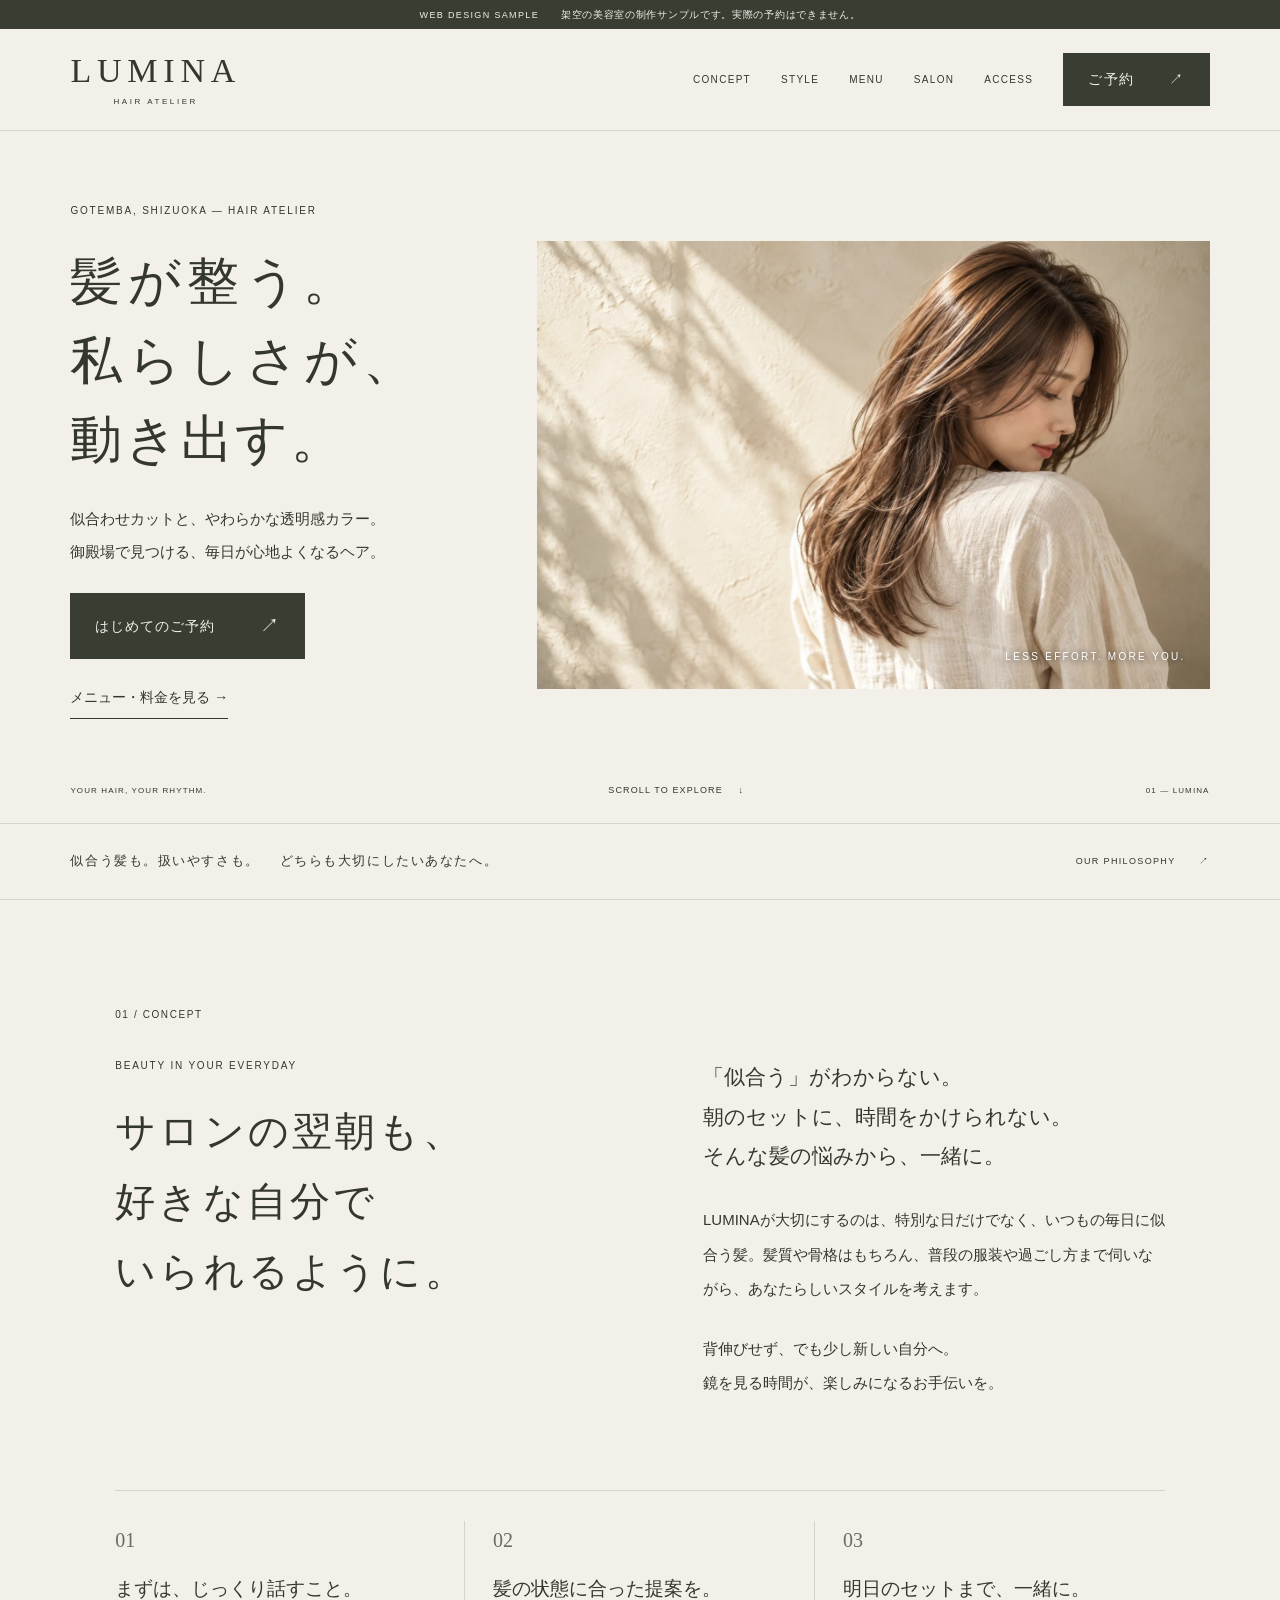
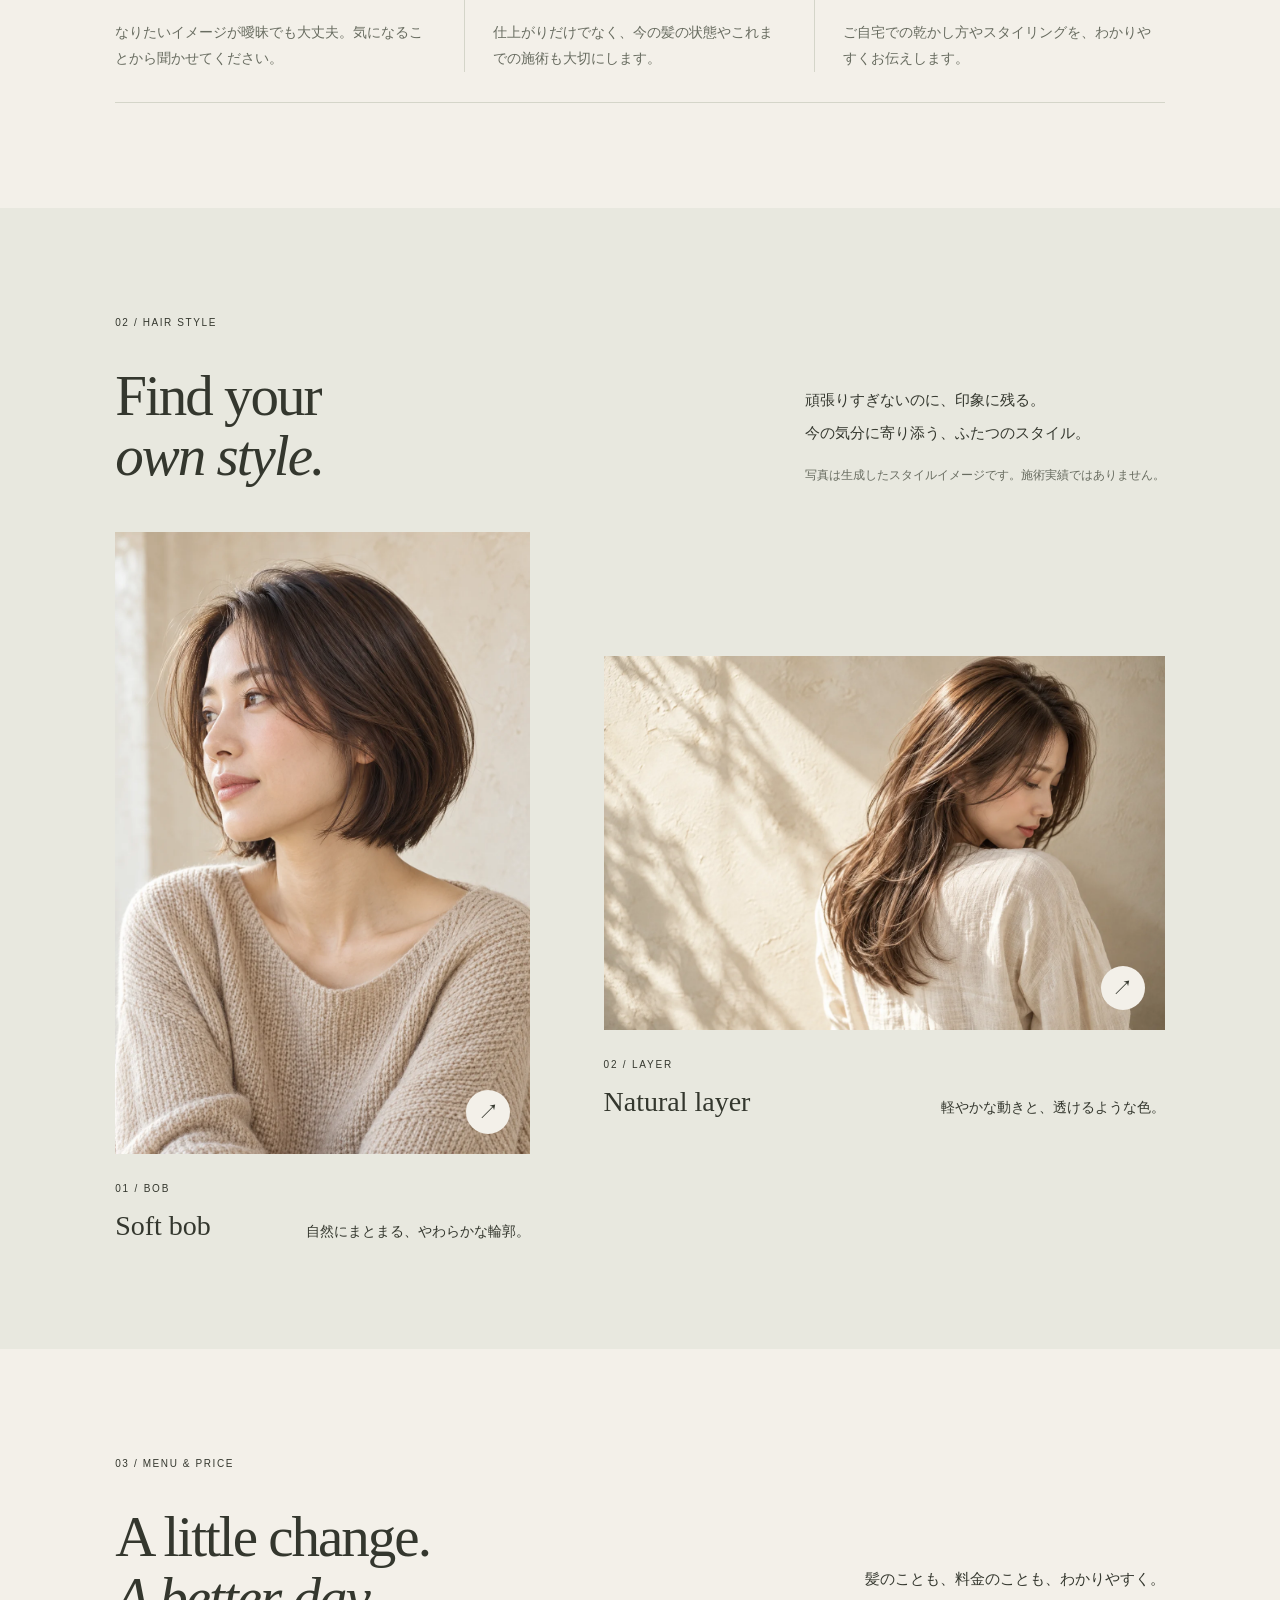
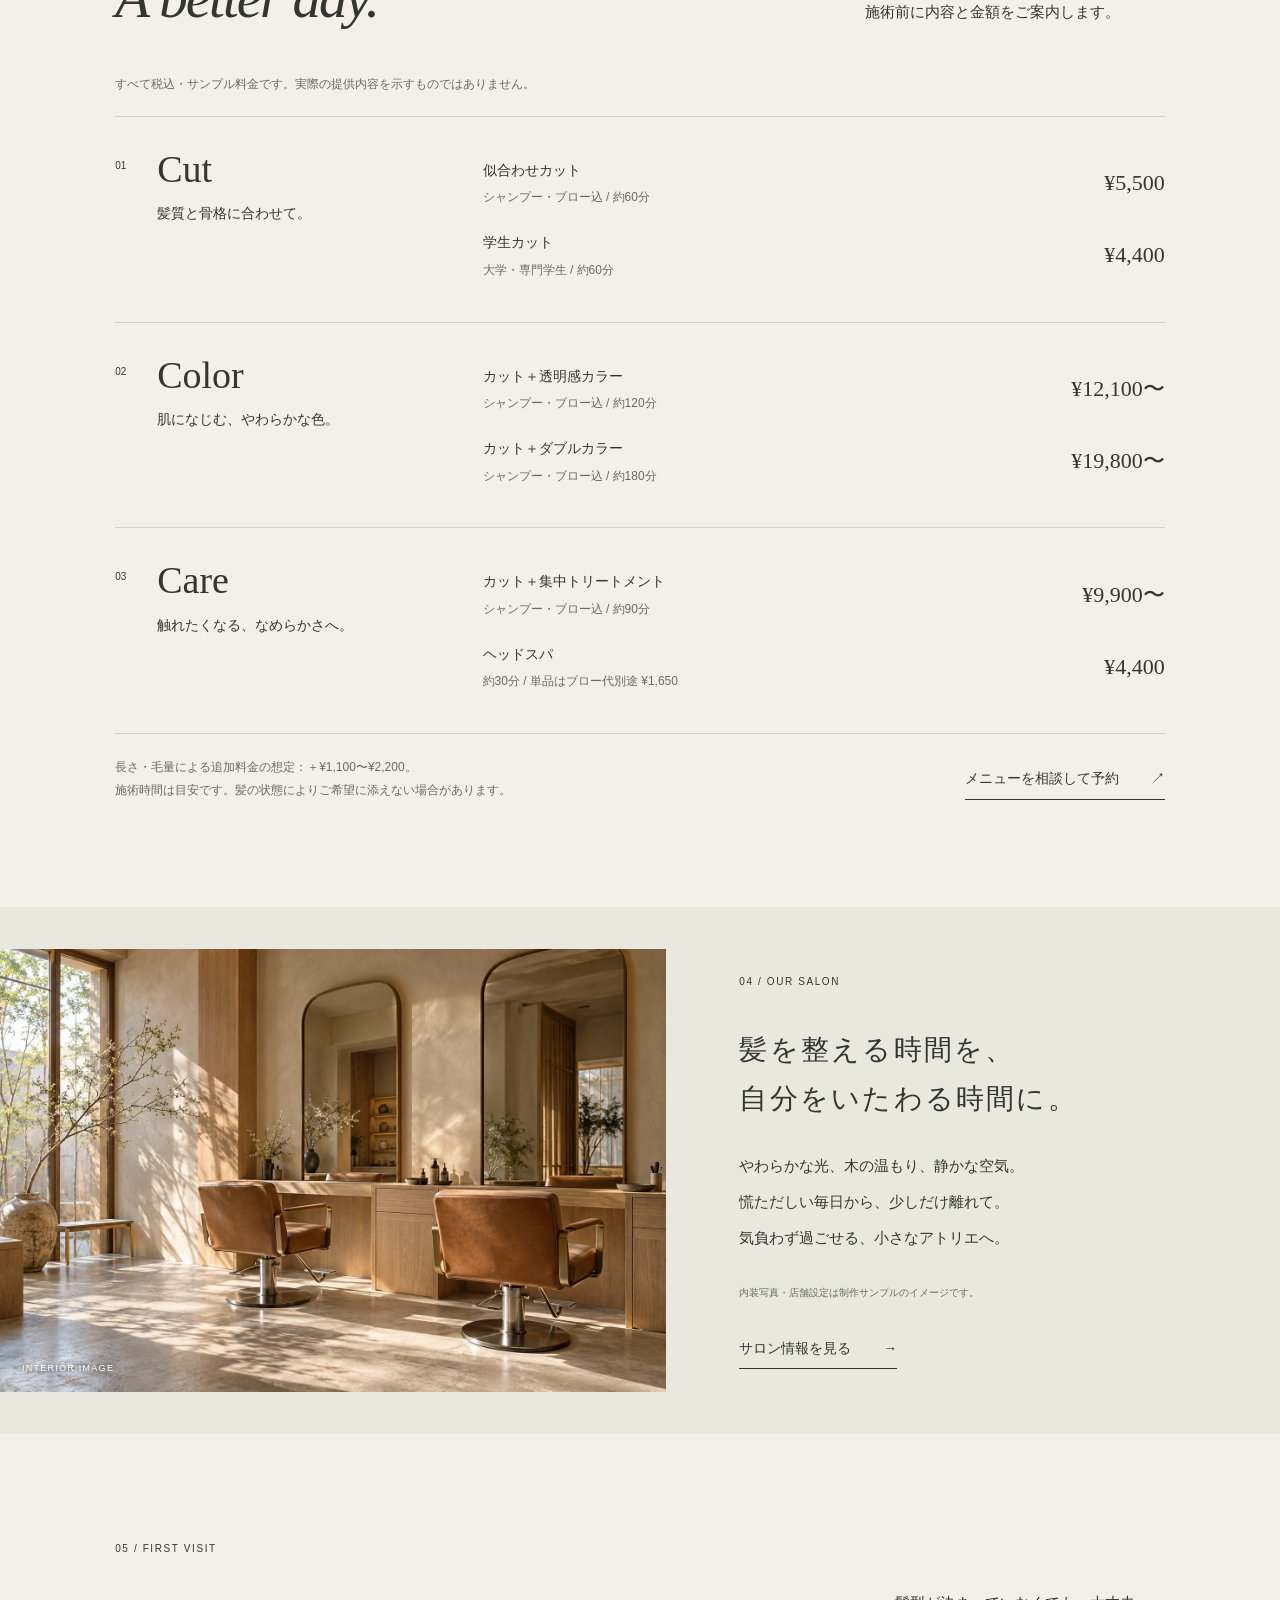
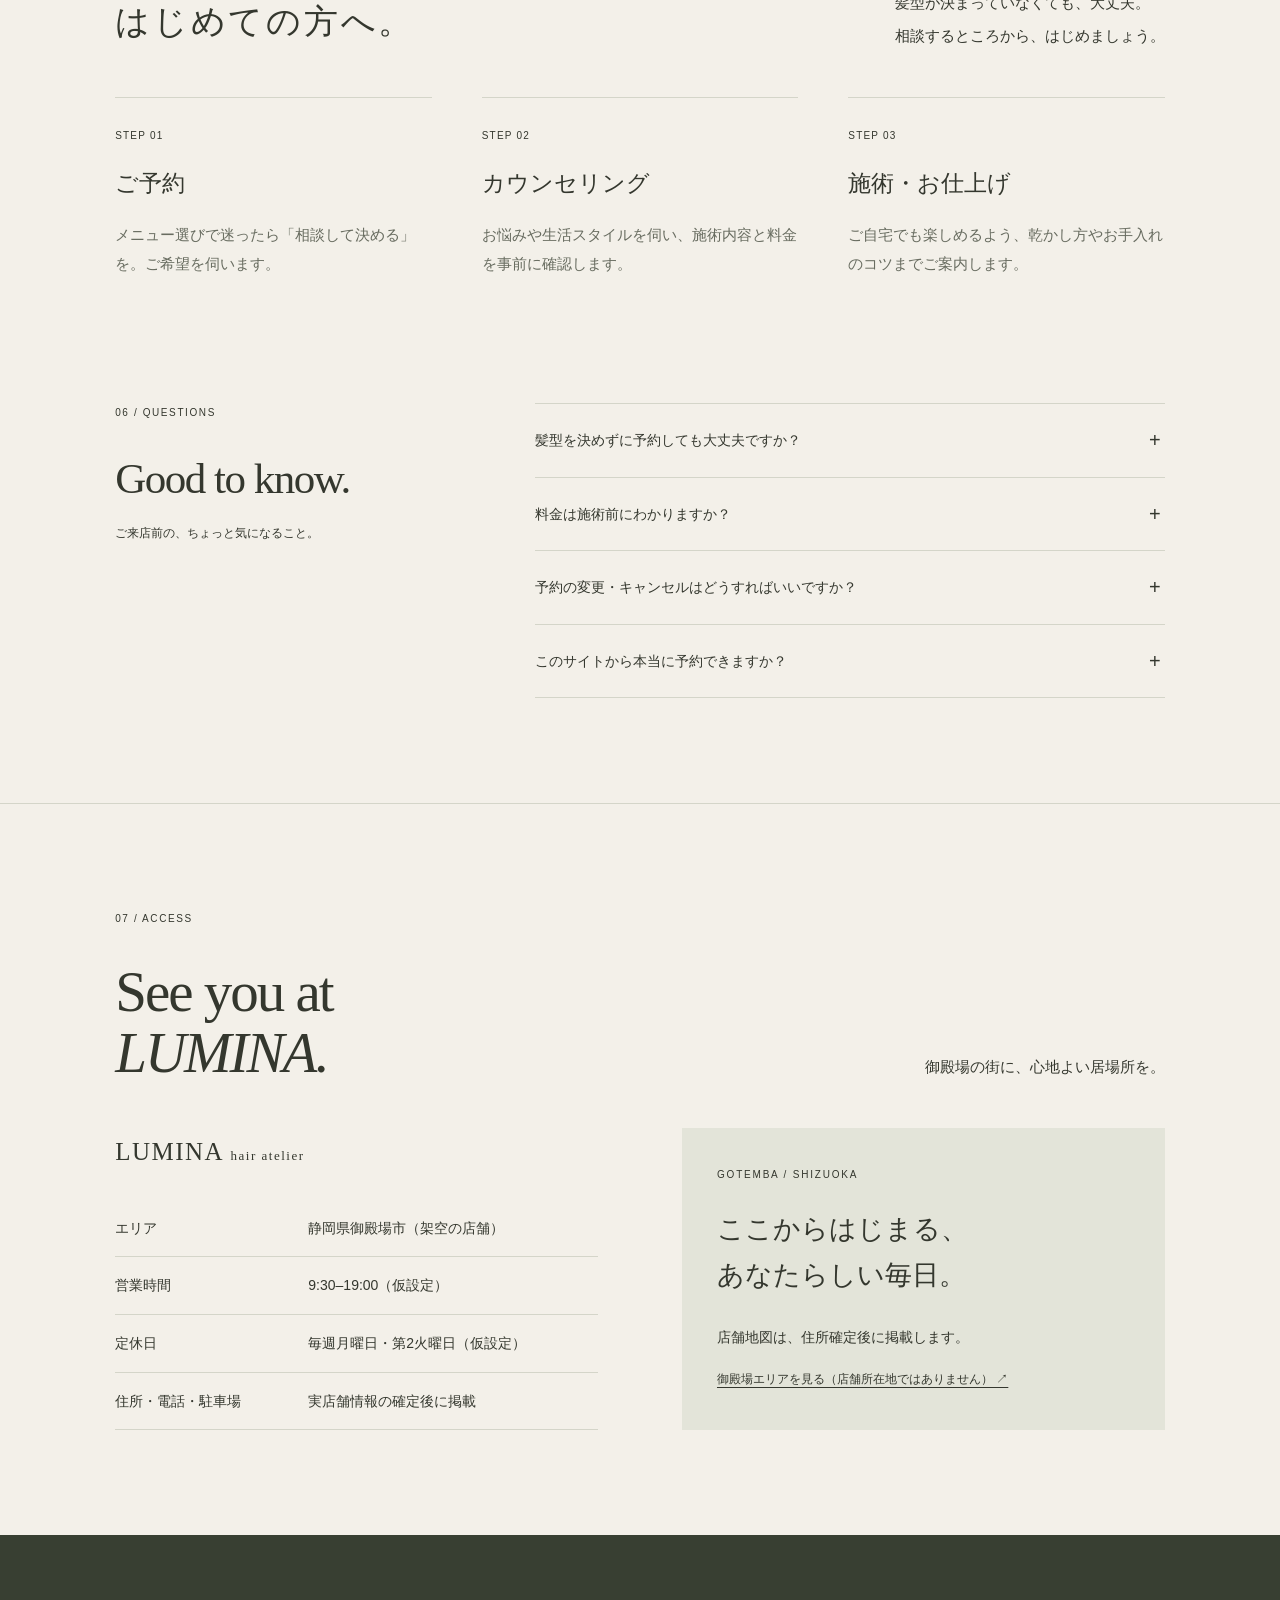
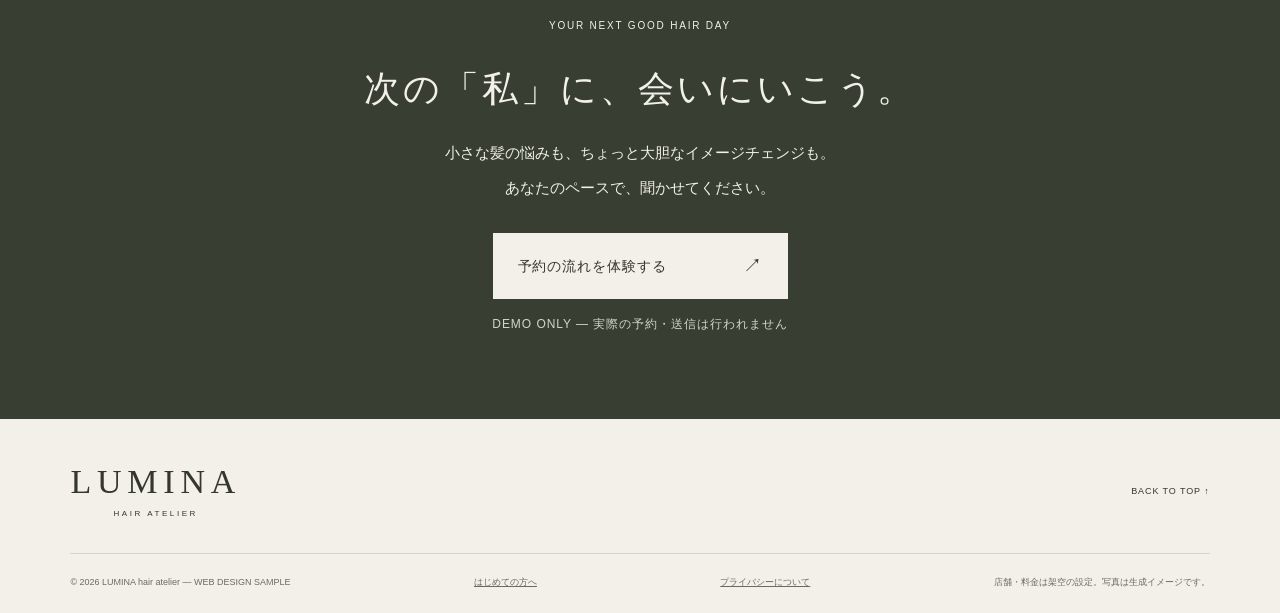
<file: index.html>
<!doctype html>
<html lang="ja">
<head>
<meta charset="utf-8">
<meta name="viewport" content="width=device-width, initial-scale=1">
<title>LUMINA hair atelier｜御殿場の美容室・サンプルサイト</title>
<meta name="description" content="御殿場の美容室を想定したLUMINA hair atelierの制作サンプル。似合わせカット、透明感カラー、ヘアケアを、写真と料金からご覧いただけます。">
<meta name="robots" content="noindex, follow">
<meta name="theme-color" content="#f3f0e9">
<link rel="canonical" href="https://taikiyamakado-hash.github.io/salon-sample-site/">
<meta property="og:title" content="LUMINA hair atelier｜私らしく、心地よく。">
<meta property="og:description" content="似合わせカットと透明感カラー。御殿場の美容室を想定したWeb制作サンプルです。">
<meta property="og:type" content="website">
<meta property="og:locale" content="ja_JP">
<meta property="og:url" content="https://taikiyamakado-hash.github.io/salon-sample-site/">
<link rel="icon" type="image/svg+xml" href="assets/favicon.svg">
<link rel="stylesheet" href="styles.css?v=20261007-photo2">
<script src="script.js" defer>
</script>
</head>
<body id="top">
<a class="skip-link" href="#main">本文へスキップ</a>
<div class="sample-banner">WEB DESIGN SAMPLE <span>架空の美容室の制作サンプルです。実際の予約はできません。</span>
</div>
<header class="header">
<a class="brand" href="#top" aria-label="LUMINA トップへ">LUMINA<span>HAIR ATELIER</span>
</a>
<button class="menu-toggle" aria-controls="nav" aria-expanded="false" type="button">
<span class="menu-icon">
</span>
<span class="toggle-label">MENU</span>
</button>
<nav id="nav" aria-label="メインメニュー">
<a href="#concept">CONCEPT</a>
<a href="#style">STYLE</a>
<a href="#menu">MENU</a>
<a href="#salon">SALON</a>
<a href="#access">ACCESS</a>
<a class="nav-reserve" href="#reserve">ご予約 <span>↗</span>
</a>
</nav>
</header>
<main id="main">
<section class="hero" aria-labelledby="hero-title">
<div class="hero-copy">
<p class="eyebrow">GOTEMBA, SHIZUOKA — HAIR ATELIER</p>
<h1 id="hero-title">髪が整う。<br>私らしさが、<br>
<span>動き出す。</span>
</h1>
<p class="hero-lead">似合わせカットと、やわらかな透明感カラー。<br>御殿場で見つける、毎日が心地よくなるヘア。</p>
<a class="button dark" href="#reserve">はじめてのご予約 <span>↗</span>
</a>
<a class="text-link" href="#menu">メニュー・料金を見る <span>→</span>
</a>
</div>
<figure class="hero-photo">
<img src="assets/hero.webp" width="1536" height="1024" alt="やわらかな光に映えるブラウンのレイヤーヘアのイメージ" fetchpriority="high">
<figcaption>LESS EFFORT. MORE YOU.</figcaption>
</figure>
<div class="hero-bottom">
<span>YOUR HAIR, YOUR RHYTHM.</span>
<a href="#concept">SCROLL TO EXPLORE <span>↓</span>
</a>
<span>01 — LUMINA</span>
</div>
</section>
<div class="intro-strip">
<p>似合う髪も。扱いやすさも。<span>どちらも大切にしたいあなたへ。</span>
</p>
<a href="#concept">OUR PHILOSOPHY <span>↗</span>
</a>
</div>
<section class="concept section" id="concept">
<div class="section-index">01 / CONCEPT</div>
<div class="concept-layout">
<div>
<p class="eyebrow">BEAUTY IN YOUR EVERYDAY</p>
<h2>サロンの翌朝も、<br>好きな自分で<br>いられるように。</h2>
</div>
<div class="concept-body">
<p class="large-copy">「似合う」がわからない。<br>朝のセットに、時間をかけられない。<br>そんな髪の悩みから、一緒に。</p>
<p>LUMINAが大切にするのは、特別な日だけでなく、いつもの毎日に似合う髪。髪質や骨格はもちろん、普段の服装や過ごし方まで伺いながら、あなたらしいスタイルを考えます。</p>
<p>背伸びせず、でも少し新しい自分へ。<br>鏡を見る時間が、楽しみになるお手伝いを。</p>
</div>
</div>
<div class="values">
<article>
<span>01</span>
<h3>まずは、じっくり話すこと。</h3>
<p>なりたいイメージが曖昧でも大丈夫。気になることから聞かせてください。</p>
</article>
<article>
<span>02</span>
<h3>髪の状態に合った提案を。</h3>
<p>仕上がりだけでなく、今の髪の状態やこれまでの施術も大切にします。</p>
</article>
<article>
<span>03</span>
<h3>明日のセットまで、一緒に。</h3>
<p>ご自宅での乾かし方やスタイリングを、わかりやすくお伝えします。</p>
</article>
</div>
</section>
<section class="styles section" id="style">
<div class="section-heading">
<div>
<div class="section-index">02 / HAIR STYLE</div>
<h2 class="english-title">Find your<br>
<i>own style.</i>
</h2>
</div>
<div>
<p>頑張りすぎないのに、印象に残る。<br>今の気分に寄り添う、ふたつのスタイル。</p>
<span class="small-note">写真は生成したスタイルイメージです。施術実績ではありません。</span>
</div>
</div>
<div class="style-grid">
<article class="style-card">
<button class="style-open" data-style="bob" aria-label="Soft bobの詳細を見る">
<img src="assets/bob.webp" alt="丸みのあるシルエットのダークブラウンボブ" loading="lazy" width="1024" height="1536">
<span class="round-arrow">↗</span>
</button>
<div class="style-caption">
<div>
<span class="eyebrow">01 / BOB</span>
<h3>Soft bob</h3>
</div>
<p>自然にまとまる、やわらかな輪郭。</p>
</div>
</article>
<article class="style-card offset">
<button class="style-open" data-style="layer" aria-label="Natural layerの詳細を見る">
<img src="assets/hero.webp" alt="毛先に動きをつけたブラウンのレイヤースタイル" loading="lazy" width="1536" height="1024">
<span class="round-arrow">↗</span>
</button>
<div class="style-caption">
<div>
<span class="eyebrow">02 / LAYER</span>
<h3>Natural layer</h3>
</div>
<p>軽やかな動きと、透けるような色。</p>
</div>
</article>
</div>
</section>
<section class="menus section" id="menu">
<div class="section-heading">
<div>
<div class="section-index">03 / MENU & PRICE</div>
<h2 class="english-title">A little change.<br>
<i>A better day.</i>
</h2>
</div>
<p>髪のことも、料金のことも、わかりやすく。<br>施術前に内容と金額をご案内します。</p>
</div>
<p class="menu-note">すべて税込・サンプル料金です。実際の提供内容を示すものではありません。</p>
<div class="menu-list">
<article>
<div class="menu-category">
<span>01</span>
<h3>Cut</h3>
<p>髪質と骨格に合わせて。</p>
</div>
<dl>
<div>
<dt>似合わせカット <small>シャンプー・ブロー込 / 約60分</small>
</dt>
<dd>¥5,500</dd>
</div>
<div>
<dt>学生カット <small>大学・専門学生 / 約60分</small>
</dt>
<dd>¥4,400</dd>
</div>
</dl>
</article>
<article>
<div class="menu-category">
<span>02</span>
<h3>Color</h3>
<p>肌になじむ、やわらかな色。</p>
</div>
<dl>
<div>
<dt>カット＋透明感カラー <small>シャンプー・ブロー込 / 約120分</small>
</dt>
<dd>¥12,100〜</dd>
</div>
<div>
<dt>カット＋ダブルカラー <small>シャンプー・ブロー込 / 約180分</small>
</dt>
<dd>¥19,800〜</dd>
</div>
</dl>
</article>
<article>
<div class="menu-category">
<span>03</span>
<h3>Care</h3>
<p>触れたくなる、なめらかさへ。</p>
</div>
<dl>
<div>
<dt>カット＋集中トリートメント <small>シャンプー・ブロー込 / 約90分</small>
</dt>
<dd>¥9,900〜</dd>
</div>
<div>
<dt>ヘッドスパ <small>約30分 / 単品はブロー代別途 ¥1,650</small>
</dt>
<dd>¥4,400</dd>
</div>
</dl>
</article>
</div>
<div class="menu-foot">
<p>長さ・毛量による追加料金の想定：＋¥1,100〜¥2,200。<br>施術時間は目安です。髪の状態によりご希望に添えない場合があります。</p>
<a class="text-link" href="#reserve">メニューを相談して予約 <span>↗</span>
</a>
</div>
</section>
<section class="salon" id="salon">
<figure>
<img src="assets/salon.webp" alt="木の質感と自然光を取り入れたサロンの内装イメージ" loading="lazy" width="1536" height="1024">
<figcaption>INTERIOR IMAGE</figcaption>
</figure>
<div class="salon-copy">
<div class="section-index">04 / OUR SALON</div>
<h2>髪を整える時間を、<br>自分をいたわる時間に。</h2>
<p>やわらかな光、木の温もり、静かな空気。<br>慌ただしい毎日から、少しだけ離れて。<br>気負わず過ごせる、小さなアトリエへ。</p>
<p class="small-note">内装写真・店舗設定は制作サンプルのイメージです。</p>
<a class="text-link" href="#access">サロン情報を見る <span>→</span>
</a>
</div>
</section>
<section class="section first-visit" id="first-visit">
<div class="section-heading">
<div>
<div class="section-index">05 / FIRST VISIT</div>
<h2>はじめての方へ。</h2>
</div>
<p>髪型が決まっていなくても、大丈夫。<br>相談するところから、はじめましょう。</p>
</div>
<ol class="steps">
<li>
<span>STEP 01</span>
<h3>ご予約</h3>
<p>メニュー選びで迷ったら「相談して決める」を。ご希望を伺います。</p>
</li>
<li>
<span>STEP 02</span>
<h3>カウンセリング</h3>
<p>お悩みや生活スタイルを伺い、施術内容と料金を事前に確認します。</p>
</li>
<li>
<span>STEP 03</span>
<h3>施術・お仕上げ</h3>
<p>ご自宅でも楽しめるよう、乾かし方やお手入れのコツまでご案内します。</p>
</li>
</ol>
</section>
<section class="section faq" id="faq">
<div>
<div class="section-index">06 / QUESTIONS</div>
<h2 class="english-title">Good to know.</h2>
<p>ご来店前の、ちょっと気になること。</p>
</div>
<div class="faq-list">
<details>
<summary>髪型を決めずに予約しても大丈夫ですか？</summary>
<p>はい。なりたい雰囲気や、今の髪で気になることから一緒に考えます。参考写真があればお持ちください。</p>
</details>
<details>
<summary>料金は施術前にわかりますか？</summary>
<p>カウンセリングで施術内容・追加料金を含む総額をお伝えする想定です。掲載料金はこのサンプルの仮設定です。</p>
</details>
<details>
<summary>予約の変更・キャンセルはどうすればいいですか？</summary>
<p>実店舗では予約サービスやお電話でのご連絡をご案内します。このサンプルでは予約・変更・キャンセルの受付は行っていません。</p>
</details>
<details>
<summary>このサイトから本当に予約できますか？</summary>
<p>本サイトは架空の美容室の制作サンプルです。予約ボタンから操作を体験できますが、情報の送信や実際の予約は行われません。</p>
</details>
</div>
</section>
<section class="section access" id="access">
<div class="section-heading">
<div>
<div class="section-index">07 / ACCESS</div>
<h2 class="english-title">See you at<br>
<i>LUMINA.</i>
</h2>
</div>
<p>御殿場の街に、心地よい居場所を。</p>
</div>
<div class="access-layout">
<div>
<h3>LUMINA <span>hair atelier</span>
</h3>
<dl>
<div>
<dt>エリア</dt>
<dd>静岡県御殿場市（架空の店舗）</dd>
</div>
<div>
<dt>営業時間</dt>
<dd>9:30–19:00（仮設定）</dd>
</div>
<div>
<dt>定休日</dt>
<dd>毎週月曜日・第2火曜日（仮設定）</dd>
</div>
<div>
<dt>住所・電話・駐車場</dt>
<dd>実店舗情報の確定後に掲載</dd>
</div>
</dl>
</div>
<div class="access-card">
<span class="eyebrow">GOTEMBA / SHIZUOKA</span>
<p>ここからはじまる、<br>あなたらしい毎日。</p>
<span>店舗地図は、住所確定後に掲載します。</span>
<a href="https://www.google.com/maps/search/?api=1&query=%E9%9D%99%E5%B2%A1%E7%9C%8C%E5%BE%A1%E6%AE%BF%E5%A0%B4%E5%B8%82" target="_blank" rel="noopener noreferrer">御殿場エリアを見る（店舗所在地ではありません） ↗</a>
</div>
</div>
</section>
<section class="reserve" id="reserve">
<p class="eyebrow">YOUR NEXT GOOD HAIR DAY</p>
<h2>次の「私」に、会いにいこう。</h2>
<p>小さな髪の悩みも、ちょっと大胆なイメージチェンジも。<br>あなたのペースで、聞かせてください。</p>
<button class="button light" type="button" data-reserve>予約の流れを体験する <span>↗</span>
</button>
<span class="reserve-note">DEMO ONLY — 実際の予約・送信は行われません</span>
</section>
</main>
<footer>
<div class="footer-top">
<a class="brand" href="#top">LUMINA<span>HAIR ATELIER</span>
</a>
<a href="#top">BACK TO TOP ↑</a>
</div>
<div class="footer-bottom">
<p>© 2026 LUMINA hair atelier — WEB DESIGN SAMPLE</p>
<a href="lp.html">はじめての方へ</a>
<a href="privacy.html">プライバシーについて</a>
<p>店舗・料金は架空の設定。写真は生成イメージです。</p>
</div>
</footer>
<div class="mobile-cta">
<a href="#menu">メニュー・料金</a>
<button type="button" data-reserve>予約体験 <span>↗</span>
</button>
</div>
<dialog id="booking-dialog" aria-labelledby="booking-title">
<button class="dialog-close" aria-label="閉じる" type="button">×</button>
<p class="eyebrow">RESERVATION DEMO</p>
<h2 id="booking-title">ご希望をお聞かせください。</h2>
<p>操作体験用です。お名前・連絡先は不要です。<br>入力内容は保存・送信されません。</p>
<form id="booking-form">
<label for="service">ご希望のメニュー</label>
<select id="service" required>
<option value="">選択してください</option>
<option>相談して決める</option>
<option>似合わせカット</option>
<option>カット＋透明感カラー</option>
<option>カット＋ダブルカラー</option>
<option>カット＋集中トリートメント</option>
<option>ヘッドスパ</option>
</select>
<label for="visit-date">ご希望日</label>
<input id="visit-date" type="date" required>
<label for="visit-time">ご希望の時間帯</label>
<select id="visit-time" required>
<option value="">選択してください</option>
<option>午前（9:30〜12:00）</option>
<option>午後（12:00〜16:00）</option>
<option>夕方（16:00〜19:00）</option>
</select>
<button class="button dark" type="submit">選択内容を確認する <span>→</span>
</button>
</form>
<div id="booking-result" hidden aria-live="polite">
<h3>予約体験が完了しました。</h3>
<p id="booking-summary">
</p>
<p>
<strong>実際の予約は成立していません。</strong>
<br>実店舗では、この先を予約サービスと連携します。</p>
<button class="button dark" type="button" id="booking-back">選び直す <span>↶</span>
</button>
</div>
</dialog>
<dialog id="style-dialog" aria-labelledby="style-title">
<button class="dialog-close" aria-label="閉じる" type="button">×</button>
<p class="eyebrow">STYLE NOTES / IMAGE</p>
<h2 id="style-title">
</h2>
<p id="style-description">
</p>
<p class="small-note">生成したイメージです。髪質によって仕上がりは異なります。</p>
<a class="button dark" href="#menu" id="style-menu">メニューを見る <span>→</span>
</a>
</dialog>
</body>
</html>
</file>
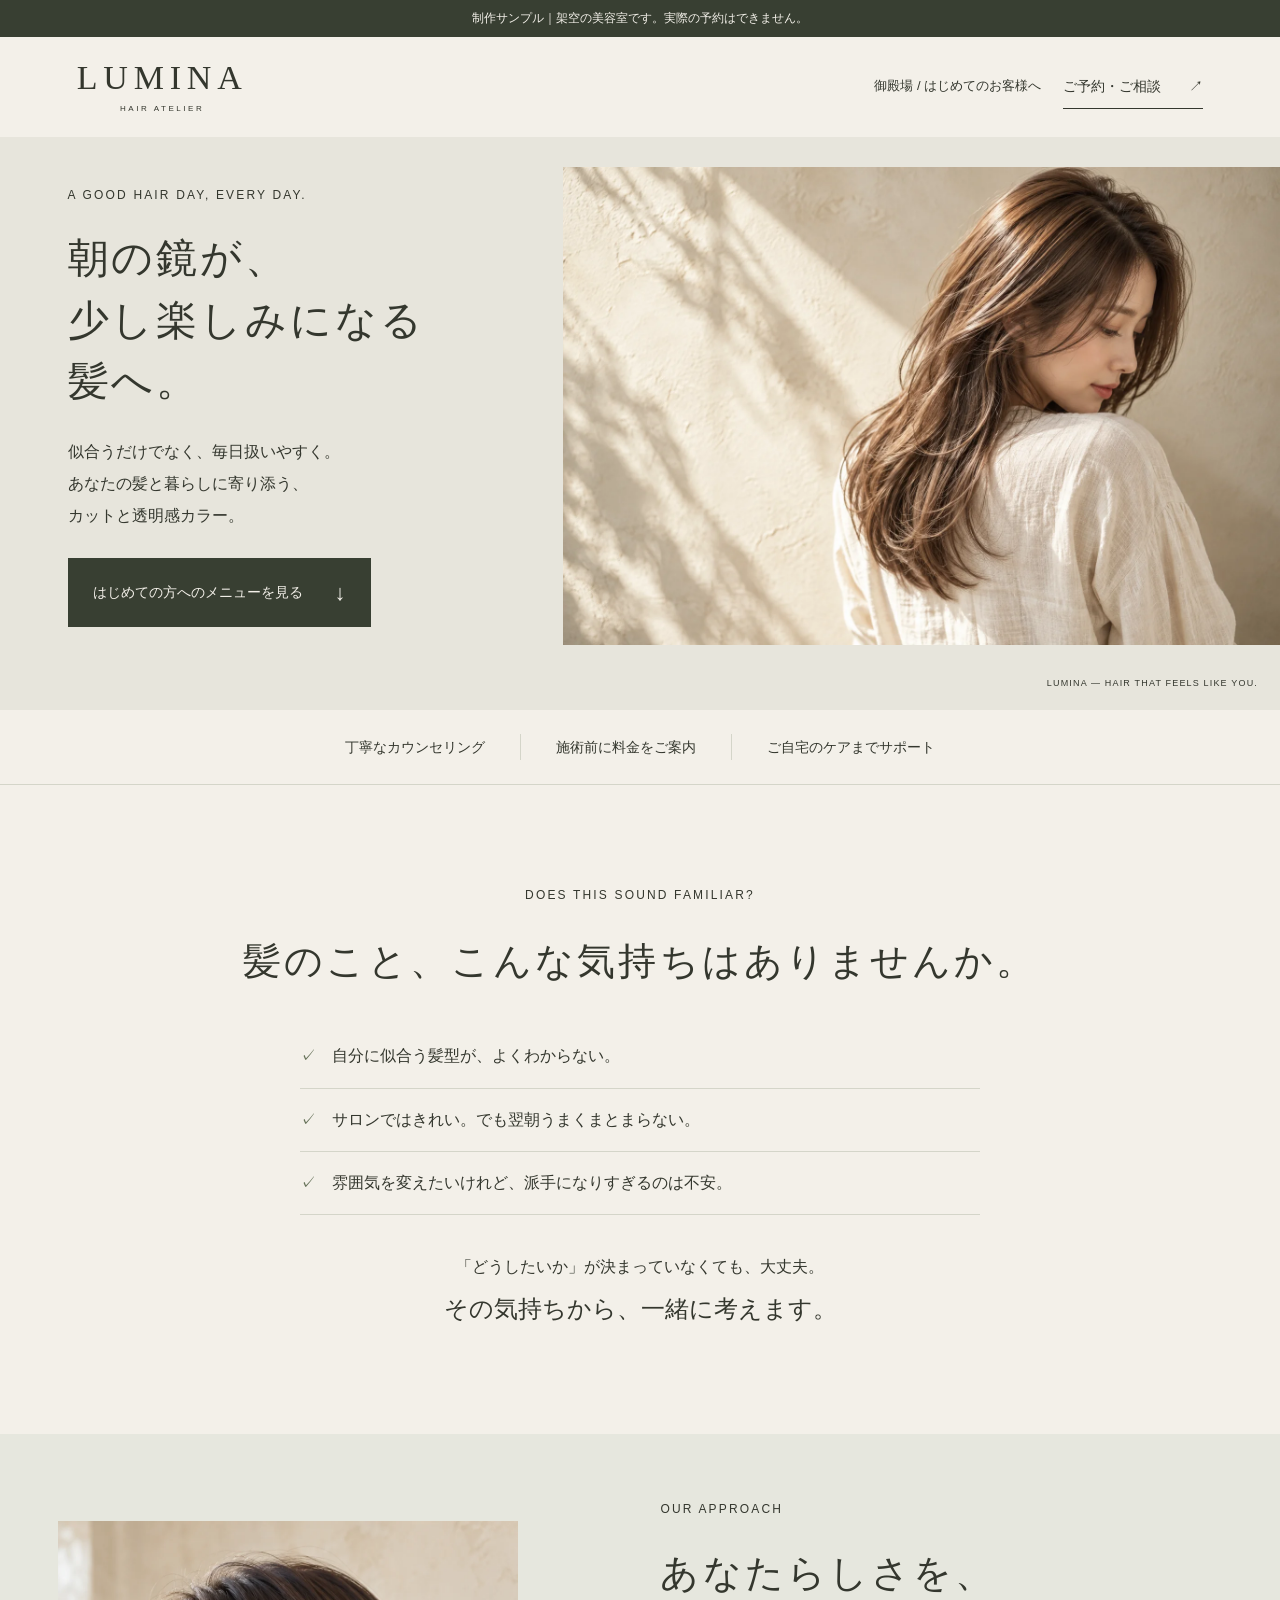
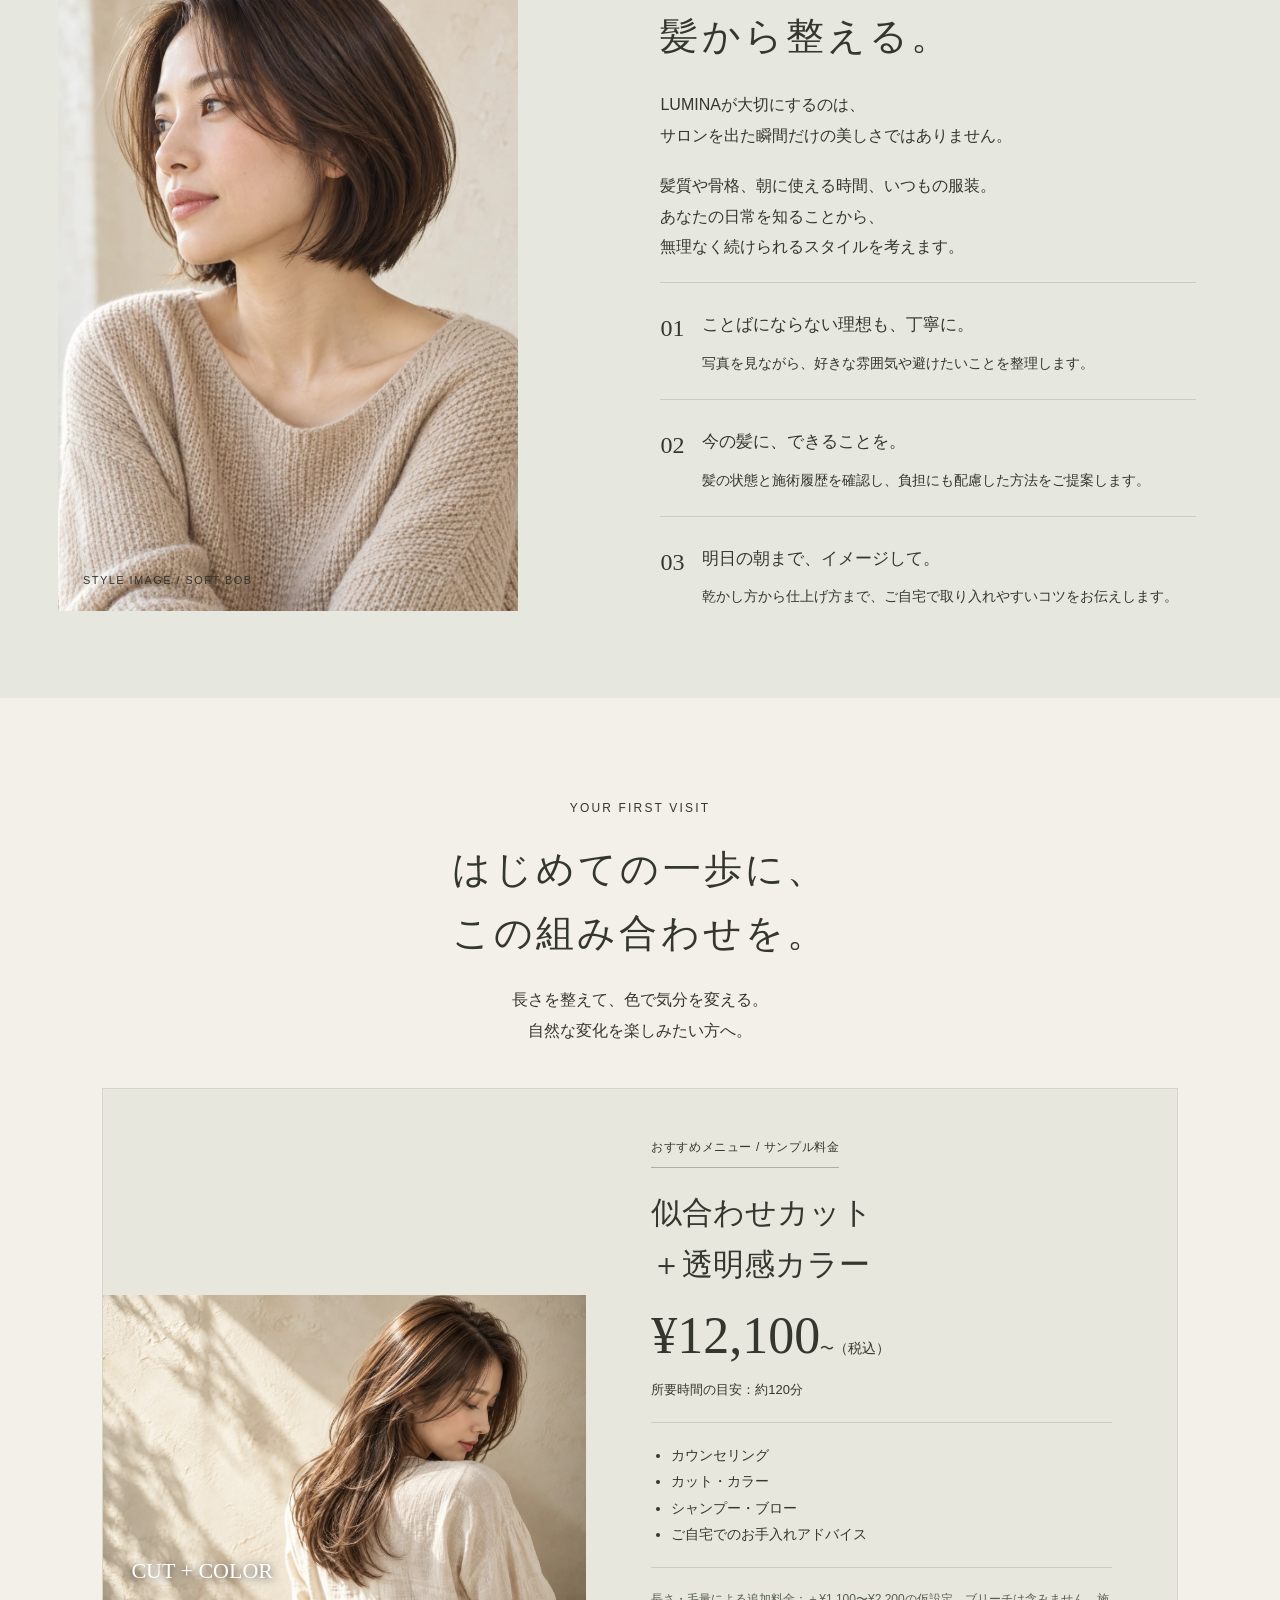
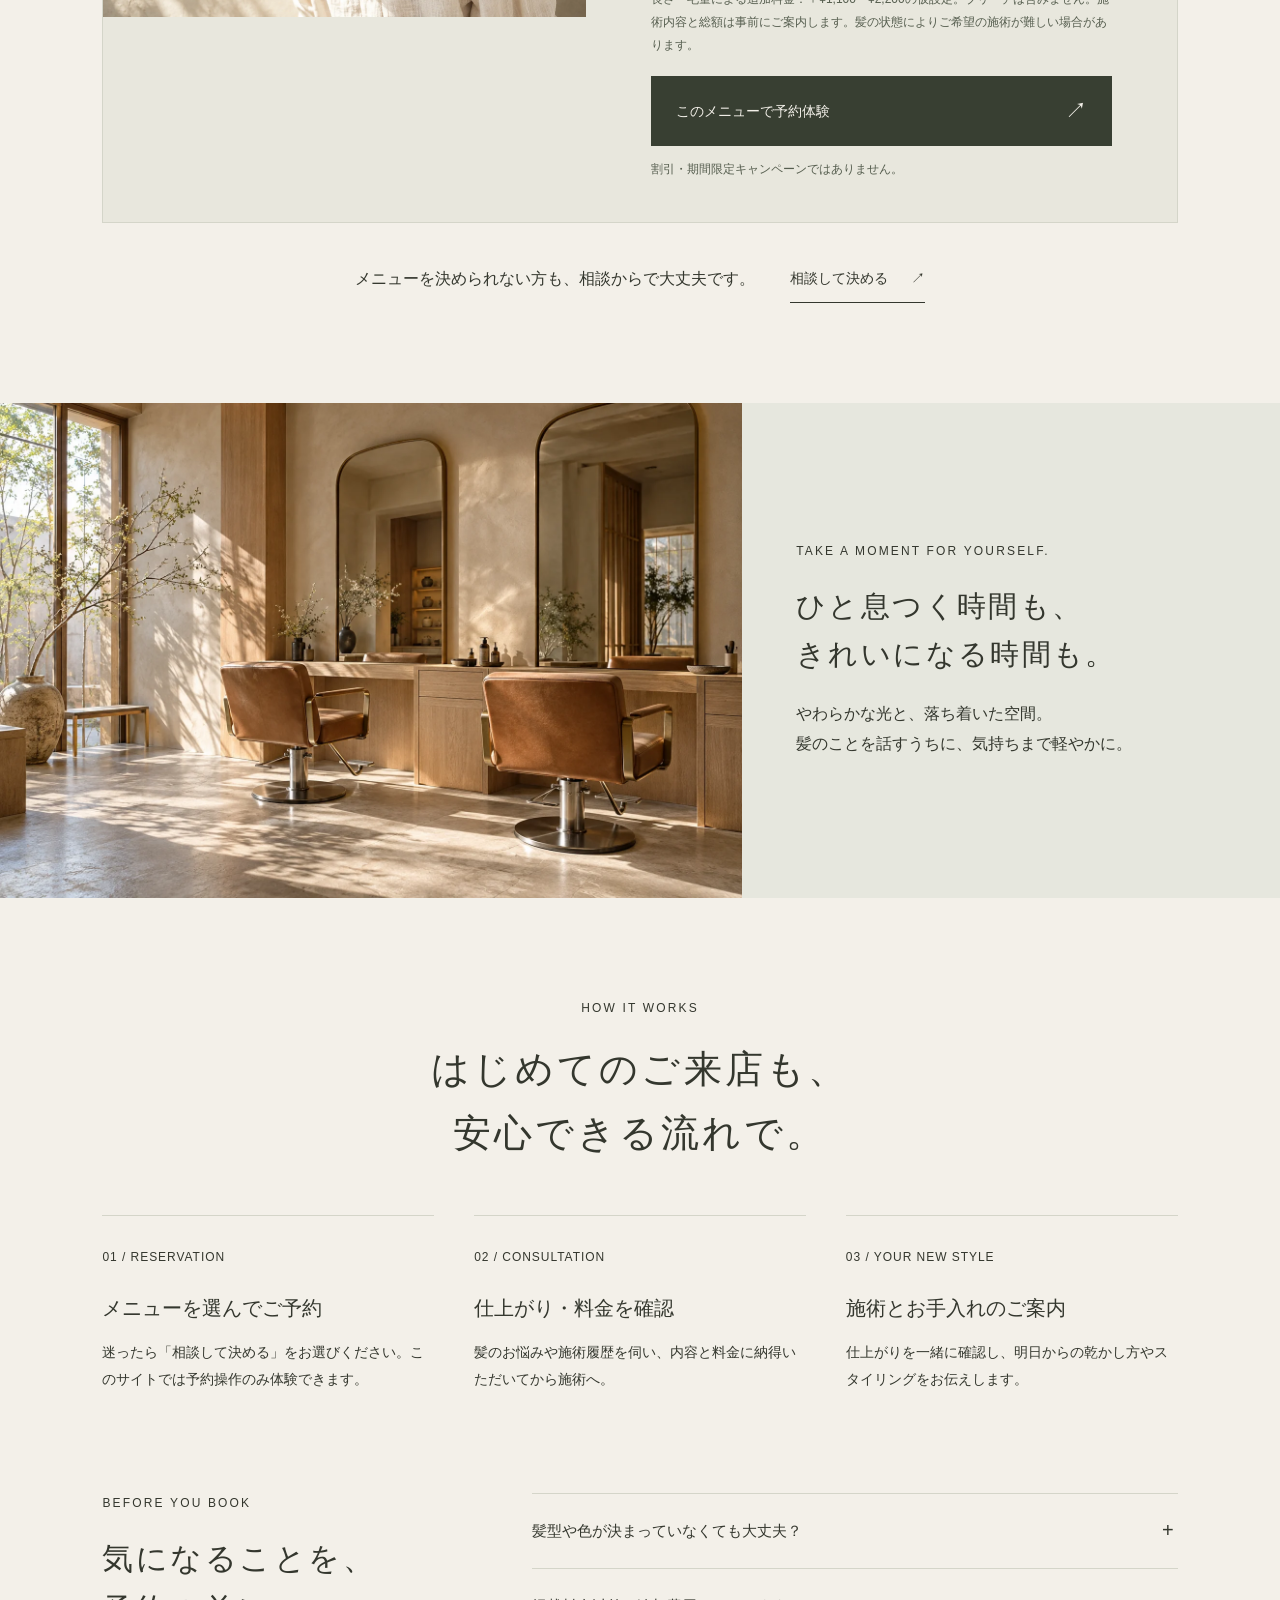
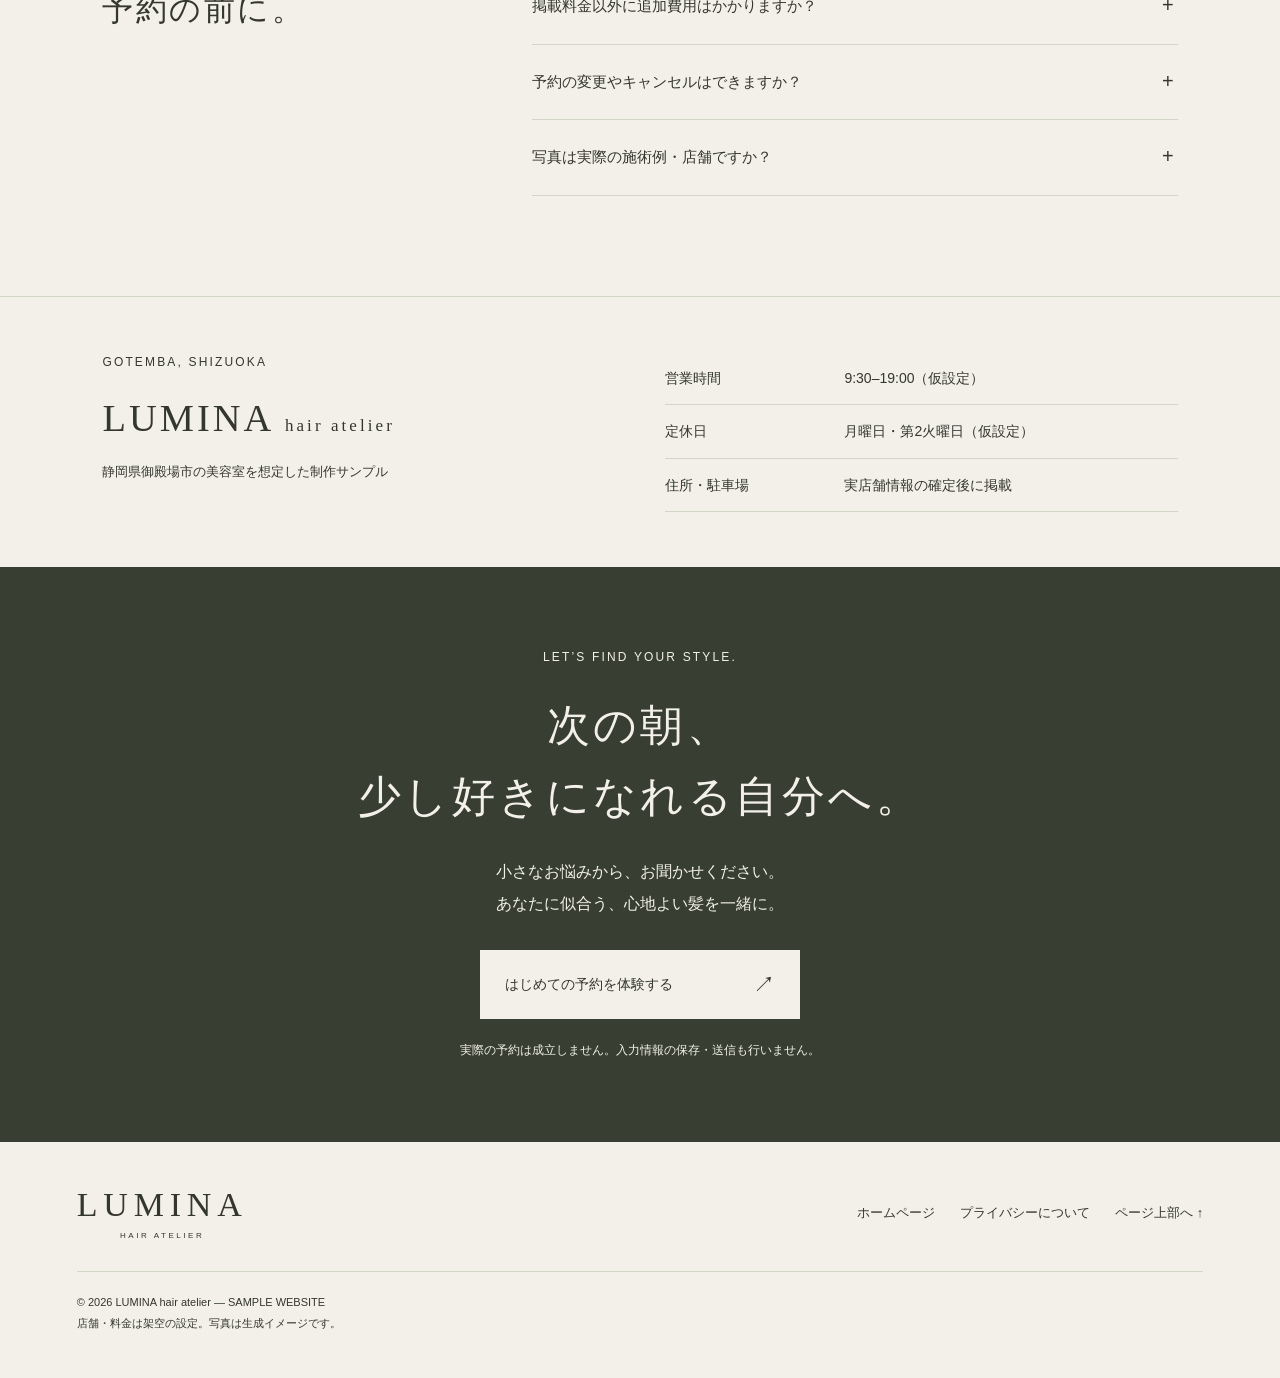
<file: lp.html>
<!doctype html>
<html lang="ja">
<head>
  <meta charset="utf-8">
  <meta name="viewport" content="width=device-width, initial-scale=1">
  <title>はじめてのLUMINA｜似合わせカットと透明感カラー・制作サンプル</title>
  <meta name="description" content="朝のスタイリングを、もっと心地よく。御殿場の架空サロンLUMINAの初回来店向けLP。カット＋透明感カラーの料金と施術の流れをご紹介。">
  <meta name="robots" content="noindex, follow">
  <meta name="theme-color" content="#383f32">
  <link rel="canonical" href="https://taikiyamakado-hash.github.io/salon-sample-site/lp.html">
  <meta property="og:title" content="朝の鏡が、少し楽しみになる髪へ。｜LUMINA">
  <meta property="og:description" content="似合わせカットと透明感カラー。初めての方へ向けた美容室のLP制作サンプルです。">
  <meta property="og:type" content="website">
  <meta property="og:locale" content="ja_JP">
  <meta property="og:url" content="https://taikiyamakado-hash.github.io/salon-sample-site/lp.html">
  <link rel="icon" href="assets/favicon.svg" type="image/svg+xml">
  <link rel="stylesheet" href="styles.css?v=20261007-photo2">
  <link rel="stylesheet" href="lp.css?v=20261007-photo2">
  <script src="lp.js" defer></script>
</head>
<body class="lp" id="top">
<a class="skip-link" href="#main">本文へスキップ</a>
<div class="lp-demo">制作サンプル｜架空の美容室です。実際の予約はできません。</div>
<header class="lp-header">
  <a class="brand" href="index.html" aria-label="LUMINA ホームページへ">LUMINA<span>HAIR ATELIER</span></a>
  <span class="lp-header-note">御殿場 / はじめてのお客様へ</span>
  <a class="lp-header-cta" href="#reservation">ご予約・ご相談 <span>↗</span></a>
</header>
<main id="main">
  <section class="lp-hero" aria-labelledby="lp-title">
    <img class="lp-hero-image" src="assets/hero.webp" alt="やわらかなブラウンのレイヤーヘアのイメージ" width="1536" height="1024" fetchpriority="high">
    <div class="lp-hero-shade"></div>
    <div class="lp-hero-content">
      <p class="lp-kicker">A GOOD HAIR DAY, EVERY DAY.</p>
      <h1 id="lp-title">朝の鏡が、<br>少し楽しみになる<br><em>髪へ。</em></h1>
      <p>似合うだけでなく、毎日扱いやすく。<br>あなたの髪と暮らしに寄り添う、<br>カットと透明感カラー。</p>
      <a class="lp-button" href="#plan">はじめての方へのメニューを見る <span>↓</span></a>
    </div>
    <span class="lp-hero-caption">LUMINA — HAIR THAT FEELS LIKE YOU.</span>
  </section>
  <div class="lp-promise"><span>丁寧なカウンセリング</span><span>施術前に料金をご案内</span><span>ご自宅のケアまでサポート</span></div>

  <section class="lp-section lp-worries">
    <p class="lp-kicker">DOES THIS SOUND FAMILIAR?</p>
    <h2>髪のこと、<br class="lp-mobile">こんな気持ちはありませんか。</h2>
    <ul><li>自分に似合う髪型が、よくわからない。</li><li>サロンではきれい。でも翌朝うまくまとまらない。</li><li>雰囲気を変えたいけれど、派手になりすぎるのは不安。</li></ul>
    <p class="lp-answer">「どうしたいか」が決まっていなくても、大丈夫。<br><strong>その気持ちから、一緒に考えます。</strong></p>
  </section>

  <section class="lp-story">
    <figure><img src="assets/bob.webp" alt="顔まわりに自然になじむボブスタイルのイメージ" width="1024" height="1536" loading="lazy"><figcaption>STYLE IMAGE / SOFT BOB</figcaption></figure>
    <div class="lp-story-copy"><p class="lp-kicker">OUR APPROACH</p><h2>あなたらしさを、<br>髪から整える。</h2><p>LUMINAが大切にするのは、<br>サロンを出た瞬間だけの美しさではありません。</p><p>髪質や骨格、朝に使える時間、いつもの服装。<br>あなたの日常を知ることから、<br>無理なく続けられるスタイルを考えます。</p><div class="lp-detail"><span>01</span><div><h3>ことばにならない理想も、丁寧に。</h3><p>写真を見ながら、好きな雰囲気や避けたいことを整理します。</p></div></div><div class="lp-detail"><span>02</span><div><h3>今の髪に、できることを。</h3><p>髪の状態と施術履歴を確認し、負担にも配慮した方法をご提案します。</p></div></div><div class="lp-detail"><span>03</span><div><h3>明日の朝まで、イメージして。</h3><p>乾かし方から仕上げ方まで、ご自宅で取り入れやすいコツをお伝えします。</p></div></div></div>
  </section>

  <section class="lp-section lp-plan" id="plan">
    <div class="lp-plan-heading"><p class="lp-kicker">YOUR FIRST VISIT</p><h2>はじめての一歩に、<br>この組み合わせを。</h2><p>長さを整えて、色で気分を変える。<br>自然な変化を楽しみたい方へ。</p></div>
    <article class="lp-plan-card"><div class="lp-plan-image"><img src="assets/hero.webp" alt="カットとブラウンカラーによるスタイルの生成イメージ" width="1536" height="1024" loading="lazy"><span>CUT + COLOR</span></div><div class="lp-plan-content"><span class="lp-tag">おすすめメニュー / サンプル料金</span><h3>似合わせカット<br>＋透明感カラー</h3><p class="lp-price">¥12,100<span>〜（税込）</span></p><p class="lp-duration">所要時間の目安：約120分</p><ul><li>カウンセリング</li><li>カット・カラー</li><li>シャンプー・ブロー</li><li>ご自宅でのお手入れアドバイス</li></ul><p class="lp-fine">長さ・毛量による追加料金：＋¥1,100〜¥2,200の仮設定。ブリーチは含みません。施術内容と総額は事前にご案内します。髪の状態によりご希望の施術が難しい場合があります。</p><button class="lp-button" type="button" data-book="カット＋透明感カラー">このメニューで予約体験 <span>↗</span></button><p class="lp-fine">割引・期間限定キャンペーンではありません。</p></div></article>
    <div class="lp-consult"><p>メニューを決められない方も、<br class="lp-mobile">相談からで大丈夫です。</p><button class="lp-text-button" type="button" data-book="相談して決める">相談して決める <span>↗</span></button></div>
  </section>

  <section class="lp-space"><img src="assets/salon.webp" alt="木の温もりと自然光に包まれたサロン内装の生成イメージ" width="1536" height="1024" loading="lazy"><div><p class="lp-kicker">TAKE A MOMENT FOR YOURSELF.</p><h2>ひと息つく時間も、<br>きれいになる時間も。</h2><p>やわらかな光と、落ち着いた空間。<br>髪のことを話すうちに、気持ちまで軽やかに。</p></div></section>

  <section class="lp-section lp-flow"><div><p class="lp-kicker">HOW IT WORKS</p><h2>はじめてのご来店も、<br>安心できる流れで。</h2></div><ol><li><span>01 / RESERVATION</span><h3>メニューを選んでご予約</h3><p>迷ったら「相談して決める」をお選びください。このサイトでは予約操作のみ体験できます。</p></li><li><span>02 / CONSULTATION</span><h3>仕上がり・料金を確認</h3><p>髪のお悩みや施術履歴を伺い、内容と料金に納得いただいてから施術へ。</p></li><li><span>03 / YOUR NEW STYLE</span><h3>施術とお手入れのご案内</h3><p>仕上がりを一緒に確認し、明日からの乾かし方やスタイリングをお伝えします。</p></li></ol></section>

  <section class="lp-section lp-faq"><div><p class="lp-kicker">BEFORE YOU BOOK</p><h2>気になることを、<br>予約の前に。</h2></div><div class="faq-list"><details><summary>髪型や色が決まっていなくても大丈夫？</summary><p>大丈夫です。なりたい雰囲気や避けたいスタイルから一緒に整理します。参考写真があればお持ちください。</p></details><details><summary>掲載料金以外に追加費用はかかりますか？</summary><p>髪の長さ・毛量による追加料金は＋¥1,100〜¥2,200の仮設定です。ブリーチ等は別メニューです。施術前に総額をご案内する想定です。</p></details><details><summary>予約の変更やキャンセルはできますか？</summary><p>実店舗では予約サービスやお電話での連絡をご案内します。このサイトはサンプルのため、予約・変更・キャンセルは受け付けていません。</p></details><details><summary>写真は実際の施術例・店舗ですか？</summary><p>すべて生成したイメージであり、施術実績や実店舗の写真ではありません。店舗名、営業時間、料金もサンプル用の設定です。</p></details></div></section>

  <section class="lp-section lp-location"><div><p class="lp-kicker">GOTEMBA, SHIZUOKA</p><h2>LUMINA <small>hair atelier</small></h2><p>静岡県御殿場市の美容室を想定した制作サンプル</p></div><dl><div><dt>営業時間</dt><dd>9:30–19:00（仮設定）</dd></div><div><dt>定休日</dt><dd>月曜日・第2火曜日（仮設定）</dd></div><div><dt>住所・駐車場</dt><dd>実店舗情報の確定後に掲載</dd></div></dl></section>

  <section class="lp-final" id="reservation"><p class="lp-kicker">LET’S FIND YOUR STYLE.</p><h2>次の朝、<br>少し好きになれる自分へ。</h2><p>小さなお悩みから、お聞かせください。<br>あなたに似合う、心地よい髪を一緒に。</p><button class="lp-button lp-button-light" type="button" data-book="カット＋透明感カラー">はじめての予約を体験する <span>↗</span></button><span class="lp-final-note">実際の予約は成立しません。入力情報の保存・送信も行いません。</span></section>
</main>
<footer class="lp-footer"><a class="brand" href="index.html">LUMINA<span>HAIR ATELIER</span></a><nav aria-label="関連ページ"><a href="index.html">ホームページ</a><a href="privacy.html">プライバシーについて</a><a href="#top">ページ上部へ ↑</a></nav><p>© 2026 LUMINA hair atelier — SAMPLE WEBSITE<br>店舗・料金は架空の設定。写真は生成イメージです。</p></footer>
<div class="lp-sticky"><div><small>カット＋透明感カラー</small><span>¥12,100〜<small>（税込）</small></span></div><button type="button" data-book="カット＋透明感カラー">予約体験 <span>↗</span></button></div>
<dialog id="booking-dialog" aria-labelledby="booking-title">
<button class="dialog-close" aria-label="閉じる" type="button">×</button>
<p class="eyebrow">RESERVATION DEMO</p>
<h2 id="booking-title">ご希望をお聞かせください。</h2>
<p>操作体験用です。お名前・連絡先は不要です。<br>入力内容は保存・送信されません。</p>
<form id="booking-form">
<label for="service">ご希望のメニュー</label>
<select id="service" required>
<option value="">選択してください</option>
<option>相談して決める</option>
<option>似合わせカット</option>
<option>カット＋透明感カラー</option>
<option>カット＋ダブルカラー</option>
<option>カット＋集中トリートメント</option>
<option>ヘッドスパ</option>
</select>
<label for="visit-date">ご希望日</label>
<input id="visit-date" type="date" required>
<label for="visit-time">ご希望の時間帯</label>
<select id="visit-time" required>
<option value="">選択してください</option>
<option>午前（9:30〜12:00）</option>
<option>午後（12:00〜16:00）</option>
<option>夕方（16:00〜19:00）</option>
</select>
<button class="button dark" type="submit">選択内容を確認する <span>→</span>
</button>
</form>
<div id="booking-result" hidden aria-live="polite">
<h3>予約体験が完了しました。</h3>
<p id="booking-summary">
</p>
<p>
<strong>実際の予約は成立していません。</strong>
<br>実店舗では、この先を予約サービスと連携します。</p>
<button class="button dark" type="button" id="booking-back">選び直す <span>↶</span>
</button>
</div>
</dialog>
</body>
</html>
</file>
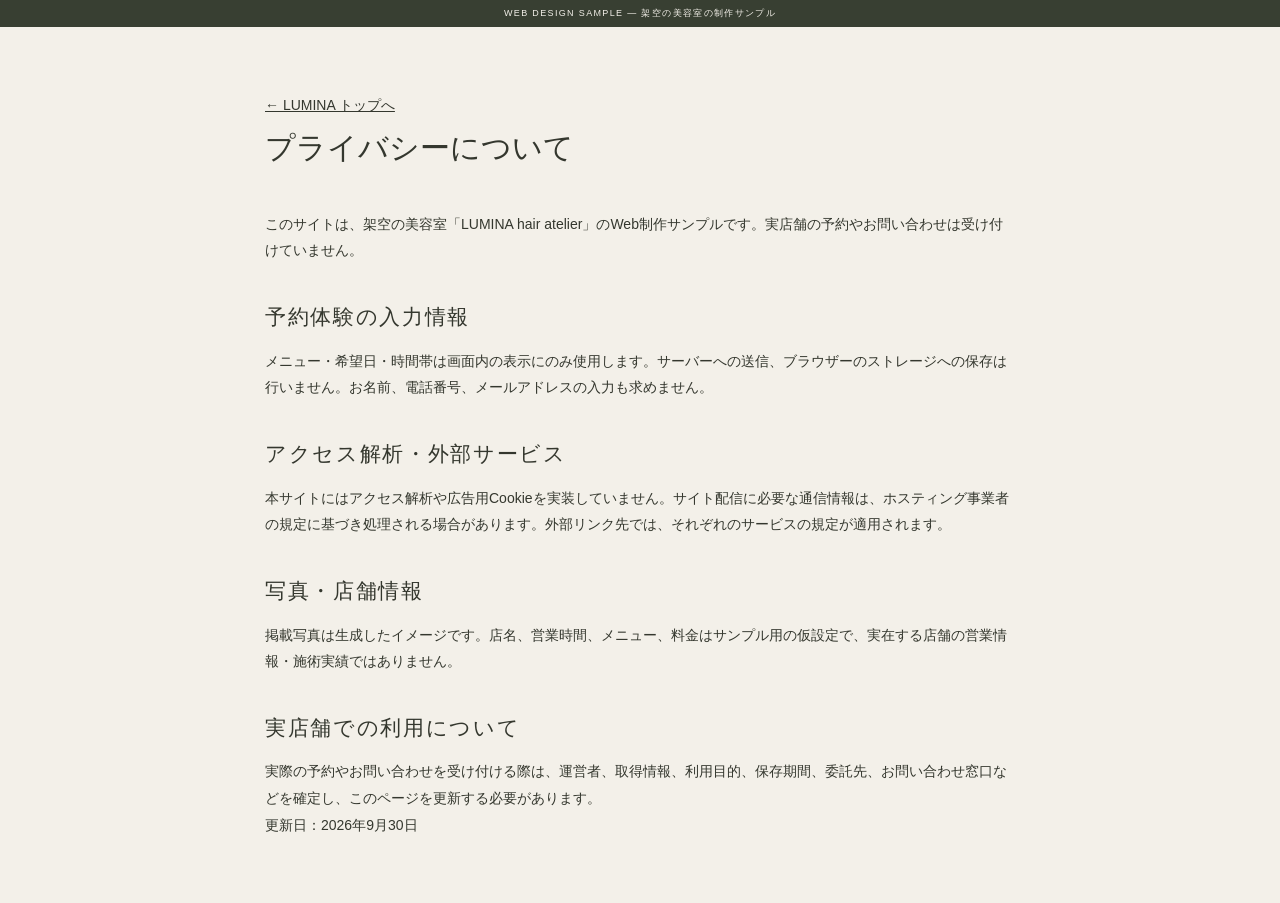
<file: privacy.html>
<!doctype html>
<html lang="ja">
<head>
<meta charset="utf-8">
<meta name="viewport" content="width=device-width, initial-scale=1">
<title>プライバシーについて｜LUMINA 制作サンプル</title>
<meta name="description" content="LUMINA制作サンプルにおける入力情報の取り扱いについて。">
<meta name="robots" content="noindex, follow">
<link rel="canonical" href="https://taikiyamakado-hash.github.io/salon-sample-site/privacy.html">
<link rel="icon" href="assets/favicon.svg" type="image/svg+xml">
<link rel="stylesheet" href="styles.css?v=20261007-photo2">
</head>
<body>
<div class="sample-banner">WEB DESIGN SAMPLE — 架空の美容室の制作サンプル</div>
<main class="privacy-main">
<a href="./">← LUMINA トップへ</a>
<h1>プライバシーについて</h1>
<p>このサイトは、架空の美容室「LUMINA hair atelier」のWeb制作サンプルです。実店舗の予約やお問い合わせは受け付けていません。</p>
<h2>予約体験の入力情報</h2>
<p>メニュー・希望日・時間帯は画面内の表示にのみ使用します。サーバーへの送信、ブラウザーのストレージへの保存は行いません。お名前、電話番号、メールアドレスの入力も求めません。</p>
<h2>アクセス解析・外部サービス</h2>
<p>本サイトにはアクセス解析や広告用Cookieを実装していません。サイト配信に必要な通信情報は、ホスティング事業者の規定に基づき処理される場合があります。外部リンク先では、それぞれのサービスの規定が適用されます。</p>
<h2>写真・店舗情報</h2>
<p>掲載写真は生成したイメージです。店名、営業時間、メニュー、料金はサンプル用の仮設定で、実在する店舗の営業情報・施術実績ではありません。</p>
<h2>実店舗での利用について</h2>
<p>実際の予約やお問い合わせを受け付ける際は、運営者、取得情報、利用目的、保存期間、委託先、お問い合わせ窓口などを確定し、このページを更新する必要があります。</p>
<p>更新日：2026年9月30日</p>
</main>
</body>
</html>
</file>
<file: styles.css>
:root {
  --paper:#f3f0e9;
  --ink:#34372e;
  --muted:#686c60;
  --line:#d4d5c9;
  --green:#383f32;
  --serif:'Times New Roman','Yu Mincho','Hiragino Mincho ProN',serif;
  --sans:-apple-system,BlinkMacSystemFont,'Hiragino Kaku Gothic ProN','Yu Gothic',sans-serif;
}
* {
  box-sizing:border-box;
}
html {
  scroll-behavior:smooth;
  scroll-padding-top:110px;
}
body {
  margin:0;
  color:var(--ink);
  background:var(--paper);
  font-family:var(--sans);
  font-size:14px;
  line-height:1.9;
  -webkit-font-smoothing:antialiased;
}
button,input,select {
  font:inherit;
}
button,a {
  -webkit-tap-highlight-color:transparent;
}
a {
  color:inherit;
  text-decoration:none;
}
button {
  color:inherit;
  cursor:pointer;
}
img {
  display:block;
  width:100%;
  height:auto;
  object-fit:contain;
}
figure,p,h1,h2,h3 {
  margin:0;
}
button {
  border:0;
}
a:focus-visible,button:focus-visible,summary:focus-visible {
  outline:2px solid #857051;
  outline-offset:5px;
}
input:focus-visible,select:focus-visible {
  outline:2px solid #857051;
}
::selection {
  background:#d4d7c7;
}
.skip-link {
  position:fixed;
  top:-100px;
  left:12px;
  padding:12px;
  background:white;
  z-index:100;
}
.skip-link:focus {
  top:12px;
}
.sample-banner {
  background:var(--green);
  color:#f3f0e9;
  text-align:center;
  font-size:9px;
  letter-spacing:.15em;
  padding:5px 14px;
}
.sample-banner span {
  margin-left:18px;
  font-size:10px;
  letter-spacing:.07em;
}
.header {
  height:102px;
  display:flex;
  align-items:center;
  justify-content:space-between;
  padding:0 5.5%;
  border-bottom:1px solid var(--line);
  background:var(--paper);
  position:relative;
  z-index:10;
}
.brand {
  font-family:var(--serif);
  font-size:34px;
  letter-spacing:.17em;
  line-height:1.05;
  display:inline-block;
}
.brand span {
  display:block;
  font-family:var(--sans);
  font-size:8px;
  letter-spacing:.32em;
  text-align:center;
  margin-top:10px;
}
.header nav {
  display:flex;
  align-items:center;
  gap:30px;
  font-size:10px;
  letter-spacing:.13em;
}
.header nav a:not(.nav-reserve) {
  padding:14px 0;
  border-bottom:1px solid transparent;
}
.header nav a:hover {
  border-color:var(--ink);
}
.nav-reserve {
  background:var(--green);
  color:var(--paper);
  padding:13px 25px;
  font-size:12px;
}
.nav-reserve span {
  margin-left:30px;
}
.menu-toggle {
  display:none;
}
.hero {
  position:relative;
  padding:40px 5.5% 0;
  display:grid;
  grid-template-columns:41% 59%;
  min-height:660px;
}
.hero-copy {
  padding:32px 0 40px;
  z-index:1;
}
.eyebrow {
  font-size:10px;
  letter-spacing:.18em;
  line-height:1.5;
}
.hero h1 {
  font-family:var(--serif);
  font-weight:400;
  font-size:clamp(40px,4.1vw,65px);
  line-height:1.5;
  letter-spacing:.11em;
  margin:24px 0;
}
.hero h1 span {
  letter-spacing:.05em;
}
.hero-lead {
  font-size:13px;
  line-height:2.2;
  margin-bottom:25px;
}
.button {
  min-height:54px;
  padding:15px 25px;
  display:inline-flex;
  justify-content:space-between;
  align-items:center;
  gap:45px;
  font-size:12px;
  letter-spacing:.07em;
  transition:background .2s;
}
.dark {
  background:var(--green);
  color:var(--paper);
}
.dark:hover {
  background:#555d49;
}
.light {
  background:var(--paper);
  color:var(--ink);
}
.light:hover {
  background:#dddccd;
}
.button span {
  font-size:19px;
}
.hero .text-link {
  display:block;
  width:max-content;
  margin-top:18px;
}
.text-link {
  font-size:12px;
  border-bottom:1px solid var(--ink);
  padding:7px 0;
  display:inline-flex;
  gap:32px;
  align-items:center;
}
.hero-photo {
  position:relative;
  height:560px;
  overflow:hidden;
}
.hero-photo img {
  object-position:64% center;
}
.hero-photo figcaption {
  position:absolute;
  bottom:23px;
  right:24px;
  color:white;
  letter-spacing:.23em;
  font-size:10px;
  text-shadow:0 1px 6px #333;
}
.hero-bottom {
  grid-column:1/-1;
  display:flex;
  justify-content:space-between;
  align-items:center;
  font-size:8px;
  letter-spacing:.14em;
  height:64px;
}
.hero-bottom a {
  font-size:9px;
}
.hero-bottom a span {
  margin-left:12px;
}
.intro-strip {
  display:flex;
  align-items:center;
  justify-content:space-between;
  border-block:1px solid var(--line);
  padding:25px 5.5%;
}
.intro-strip p {
  font-size:13px;
  letter-spacing:.12em;
}
.intro-strip p span {
  margin-left:20px;
}
.intro-strip a {
  font-size:9px;
  letter-spacing:.15em;
}
.intro-strip a span {
  margin-left:20px;
}
.section {
  padding:105px 9%;
  max-width:1600px;
  margin:auto;
}
.section-index {
  font-size:10px;
  letter-spacing:.16em;
  margin-bottom:34px;
}
.concept-layout {
  display:grid;
  grid-template-columns:1fr 1fr;
  gap:12%;
}
h2 {
  font-family:var(--serif);
  font-size:34px;
  line-height:1.75;
  font-weight:400;
  letter-spacing:.08em;
}
.concept h2 {
  margin-top:24px;
  font-size:40px;
}
.concept-body p {
  margin-bottom:25px;
  line-height:2.3;
}
.concept-body .large-copy {
  font-family:var(--serif);
  font-size:21px;
  line-height:1.9;
  margin-bottom:26px;
}
.values {
  display:grid;
  grid-template-columns:repeat(3,1fr);
  margin-top:64px;
  border-block:1px solid var(--line);
  padding:30px 0;
}
.values article {
  padding:0 28px;
  border-right:1px solid var(--line);
}
.values article:first-child {
  padding-left:0;
}
.values article:last-child {
  border:0;
  padding-right:0;
}
.values article>span {
  font-family:var(--serif);
  font-size:20px;
  color:var(--muted);
}
.values h3 {
  font-family:var(--serif);
  font-weight:400;
  font-size:19px;
  margin:12px 0;
}
.values p {
  font-size:12px;
  color:var(--muted);
}
.styles {
  background:#e8e8df;
  max-width:none;
}
.section-heading {
  display:flex;
  align-items:flex-end;
  justify-content:space-between;
  gap:40px;
  margin-bottom:45px;
}
.section-heading p {
  font-size:13px;
  line-height:2.2;
}
.english-title {
  font-family:var(--serif);
  font-size:57px;
  letter-spacing:-.035em;
  line-height:1.06;
}
.english-title i {
  font-weight:400;
}
.small-note {
  display:block;
  color:var(--muted);
  font-size:10px;
  line-height:1.8;
  margin-top:16px;
}
.style-grid {
  display:grid;
  grid-template-columns:1fr 1fr;
  gap:7%;
}
.style-card.offset {
  padding-top:85px;
}
.style-open {
  display:block;
  padding:0;
  width:100%;
  position:relative;
  background:#d9d7cb;
  overflow:hidden;
  aspect-ratio:4/5;
}
.style-open img {
  transition:transform .7s;
}
.style-open:hover img {
  transform:scale(1.025);
}
.offset .style-open img {
  object-position:70% center;
}
.round-arrow {
  position:absolute;
  bottom:20px;
  right:20px;
  background:var(--paper);
  width:44px;
  height:44px;
  border-radius:50%;
  display:grid;
  place-items:center;
  font-size:21px;
}
.style-caption {
  display:flex;
  justify-content:space-between;
  align-items:flex-end;
  margin-top:20px;
  gap:15px;
}
.style-caption h3 {
  font-family:var(--serif);
  font-size:28px;
  font-weight:400;
  line-height:1.3;
  margin-top:7px;
}
.style-caption p {
  font-size:10px;
}
.menu-note {
  font-size:11px;
  color:var(--muted);
  margin-bottom:20px;
}
.menu-list>article {
  border-top:1px solid var(--line);
  display:grid;
  grid-template-columns:35% 65%;
  padding:30px 0;
  gap:0;
}
.menu-list>article:last-child {
  border-bottom:1px solid var(--line);
}
.menu-category {
  position:relative;
  padding-left:42px;
}
.menu-category>span {
  position:absolute;
  left:0;
  top:9px;
  font-size:10px;
}
.menu-category h3 {
  font-family:var(--serif);
  font-size:38px;
  font-weight:400;
  line-height:1.2;
}
.menu-category p {
  font-size:11px;
  margin-top:8px;
}
dl {
  margin:0;
}
.menu-list dl>div {
  display:flex;
  justify-content:space-between;
  gap:20px;
  align-items:center;
  padding:10px 0;
}
.menu-list dt {
  font-size:13px;
}
.menu-list dt small {
  display:block;
  font-size:10px;
  color:var(--muted);
  margin-top:3px;
}
.menu-list dd {
  font-family:var(--serif);
  font-size:22px;
  margin:0;
  white-space:nowrap;
}
.menu-foot {
  display:flex;
  justify-content:space-between;
  align-items:center;
  gap:30px;
  padding-top:22px;
}
.menu-foot p {
  font-size:10px;
  color:var(--muted);
}
.salon {
  display:grid;
  grid-template-columns:52% 48%;
  background:#e8e8df;
}
.salon figure {
  position:relative;
  min-height:490px;
}
.salon figcaption {
  position:absolute;
  bottom:15px;
  left:22px;
  color:white;
  font-size:9px;
  letter-spacing:.14em;
  text-shadow:0 1px 5px #333;
}
.salon-copy {
  padding:65px 12%;
}
.salon-copy h2 {
  font-size:28px;
}
.salon-copy>p {
  font-size:12px;
  line-height:2.4;
  margin-top:25px;
}
.salon-copy .small-note {
  font-size:10px;
}
.salon-copy .text-link {
  margin-top:23px;
}
.steps {
  list-style:none;
  display:grid;
  grid-template-columns:repeat(3,1fr);
  gap:50px;
  margin:45px 0 0;
  padding:0;
}
.steps li {
  border-top:1px solid var(--line);
  padding-top:23px;
}
.steps span {
  font-size:10px;
  letter-spacing:.12em;
}
.steps h3 {
  font-family:var(--serif);
  font-size:23px;
  font-weight:400;
  margin:15px 0;
}
.steps p {
  font-size:12px;
  color:var(--muted);
}
.faq {
  padding-top:20px;
  display:grid;
  grid-template-columns:40% 60%;
  gap:0;
}
.faq .english-title {
  font-size:43px;
}
.faq>div>p {
  font-size:12px;
  margin-top:20px;
}
.faq-list details {
  border-bottom:1px solid var(--line);
}
.faq-list details:first-child {
  border-top:1px solid var(--line);
}
summary {
  cursor:pointer;
  position:relative;
  list-style:none;
  padding:23px 30px 23px 0;
  font-size:13px;
}
summary::-webkit-details-marker {
  display:none;
}
summary::after {
  content:'+';
  position:absolute;
  right:4px;
  font-size:20px;
  top:17px;
}
details[open] summary::after {
  content:'−';
}
.faq-list details p {
  padding:0 30px 24px 0;
  font-size:12px;
  color:var(--muted);
}
.access {
  border-top:1px solid var(--line);
}
.access-layout {
  display:grid;
  grid-template-columns:1fr 1fr;
  gap:8%;
}
.access h3 {
  font-family:var(--serif);
  font-weight:400;
  font-size:25px;
  letter-spacing:.06em;
  margin-bottom:24px;
}
.access h3 span {
  font-size:13px;
}
.access dl>div {
  display:grid;
  grid-template-columns:40% 60%;
  border-bottom:1px solid var(--line);
  padding:15px 0;
  font-size:12px;
}
.access dd {
  margin:0;
}
.access-card {
  background:#e3e4d9;
  padding:35px;
  display:flex;
  flex-direction:column;
  justify-content:center;
}
.access-card p {
  font-family:var(--serif);
  font-size:27px;
  line-height:1.7;
  margin:25px 0;
}
.access-card>span:not(.eyebrow) {
  font-size:11px;
}
.access-card a {
  font-size:10px;
  margin-top:18px;
  text-decoration:underline;
  text-underline-offset:4px;
}
.reserve {
  background:var(--green);
  color:var(--paper);
  text-align:center;
  padding:83px 20px;
}
.reserve h2 {
  font-size:36px;
  margin:25px 0 15px;
}
.reserve>p:not(.eyebrow) {
  font-size:12px;
  line-height:2.3;
}
.reserve .button {
  margin:28px 0 14px;
  min-width:295px;
}
.reserve-note {
  display:block;
  font-size:9px;
  letter-spacing:.08em;
  color:#d3d5c9;
}
footer {
  padding:45px 5.5% 22px;
}
.footer-top {
  display:flex;
  justify-content:space-between;
  align-items:center;
  margin-bottom:35px;
}
.footer-top>a:last-child {
  font-size:9px;
  letter-spacing:.1em;
}
.footer-bottom {
  border-top:1px solid var(--line);
  padding-top:20px;
  display:flex;
  justify-content:space-between;
  gap:15px;
  font-size:9px;
  color:var(--muted);
}
.footer-bottom a {
  text-decoration:underline;
}
.mobile-cta {
  display:none;
}
dialog {
  border:1px solid var(--line);
  background:var(--paper);
  color:var(--ink);
  padding:40px;
  width:min(540px,calc(100% - 32px));
  max-height:90dvh;
  overflow:auto;
}
dialog::backdrop {
  background:rgba(30,33,26,.62);
}
dialog h2 {
  font-size:24px;
  margin:16px 0;
}
dialog>p:not(.eyebrow) {
  font-size:12px;
}
.dialog-close {
  position:absolute;
  right:9px;
  top:7px;
  width:40px;
  height:40px;
  background:transparent;
  font-size:27px;
}
form {
  margin-top:22px;
}
form label {
  display:block;
  font-size:12px;
  margin:16px 0 6px;
}
input,select {
  width:100%;
  border:1px solid #afb2a5;
  border-radius:0;
  background:#fffdf7;
  color:var(--ink);
  padding:12px;
  min-height:48px;
}
form .button {
  width:100%;
  margin-top:25px;
}
#booking-result {
  margin-top:24px;
}
#booking-result p {
  margin:15px 0;
  font-size:13px;
}
#style-menu {
  margin-top:24px;
}
body.modal-open {
  overflow:hidden;
}
.privacy-main {
  max-width:800px;
  margin:auto;
  padding:65px 25px;
}
.privacy-main h1 {
  font-family:var(--serif);
  font-weight:400;
  font-size:30px;
  margin-bottom:35px;
}
.privacy-main h2 {
  font-size:21px;
  margin:35px 0 12px;
}
.privacy-main a {
  text-decoration:underline;
}
@media(min-width:1500px) {
  .hero {
    max-width:1600px;
    margin:auto;
  }
  .hero-photo {
    height:640px;
  }
  .hero-copy {
    padding-top:55px;
  }
}
@media(max-width:1000px) {
  .header nav {
    gap:18px;
  }
  .section {
    padding:75px 6%;
  }
  .hero {
    grid-template-columns:44% 56%;
    min-height:auto;
  }
  .hero-photo {
    height:520px;
  }
  .hero h1 {
    font-size:43px;
  }
  .hero-lead {
    font-size:12px;
  }
  .hero .eyebrow {
    font-size:8px;
  }
  .concept h2 {
    font-size:32px;
  }
  .concept-layout {
    gap:7%;
  }
  .values h3 {
    font-size:16px;
  }
  .english-title {
    font-size:48px;
  }
  .style-caption {
    display:block;
  }
  .style-caption p {
    margin-top:8px;
  }
  .salon-copy {
    padding:45px 9%;
  }
  .salon-copy h2 {
    font-size:25px;
  }
  .salon figure {
    min-height:450px;
  }
  .faq {
    padding-top:15px;
    grid-template-columns:35% 65%;
    gap:20px;
  }
  .faq .english-title {
    font-size:35px;
  }
  .footer-bottom {
    flex-wrap:wrap;
  }
  .access-card {
    padding:25px;
  }
}
@media(max-width:700px) {
  html {
    scroll-padding-top:25px;
  }
  .sample-banner {
    font-size:8px;
    line-height:1.6;
  }
  .sample-banner span {
    display:block;
    font-size:8px;
    margin:1px 0 0;
  }
  .header {
    height:83px;
    padding:0 6%;
  }
  .brand {
    font-size:29px;
  }
  .brand span {
    font-size:7px;
    margin-top:8px;
  }
  .menu-toggle {
    display:flex;
    align-items:center;
    gap:10px;
    min-height:44px;
    background:transparent;
    font-size:9px;
    letter-spacing:.14em;
  }
  .menu-icon {
    width:22px;
    height:9px;
    border-block:1px solid var(--ink);
  }
  .header nav {
    display:none;
    position:absolute;
    top:83px;
    left:0;
    right:0;
    background:var(--paper);
    padding:20px 6% 30px;
    border-bottom:1px solid var(--line);
    box-shadow:0 14px 18px #00000012;
    flex-direction:column;
    align-items:stretch;
    gap:0;
    font-size:12px;
  }
  .header nav.open {
    display:flex;
  }
  .nav-reserve {
    margin-top:10px;
  }
  .nav-reserve span {
    float:right;
  }
  .hero {
    padding:22px 6% 0;
    display:flex;
    flex-direction:column;
  }
  .hero-copy {
    padding:0 0 25px;
  }
  .hero h1 {
    font-size:39px;
    line-height:1.45;
    letter-spacing:.07em;
    margin:20px 0 17px;
  }
  .hero h1 br:nth-of-type(1) {
    display:none;
  }
  .hero .eyebrow {
    font-size:8px;
  }
  .hero-lead {
    font-size:11px;
    line-height:2.1;
    margin-bottom:20px;
  }
  .hero .button {
    min-height:49px;
    font-size:11px;
    padding:12px 19px;
    gap:25px;
  }
  .hero .text-link {
    display:inline-flex;
    margin:0 0 0 16px;
    font-size:10px;
    gap:10px;
  }
  .hero-photo {
    height:350px;
    width:100%;
  }
  .hero-photo img {
    object-position:69% center;
  }
  .hero-photo figcaption {
    font-size:8px;
    bottom:15px;
    right:15px;
  }
  .hero-bottom {
    height:50px;
    font-size:7px;
  }
  .hero-bottom>span:last-child {
    display:none;
  }
  .hero-bottom a {
    font-size:8px;
  }
  .intro-strip {
    padding:19px 6%;
  }
  .intro-strip p {
    font-size:11px;
    line-height:1.9;
  }
  .intro-strip p span {
    display:block;
    margin:0;
  }
  .intro-strip a {
    font-size:8px;
    max-width:85px;
    line-height:1.8;
  }
  .intro-strip a span {
    margin:0;
  }
  .section {
    padding:63px 7%;
  }
  .section-index {
    font-size:9px;
    margin-bottom:26px;
  }
  .concept-layout {
    grid-template-columns:1fr;
    gap:26px;
  }
  .concept h2 {
    font-size:31px;
    line-height:1.6;
    margin-top:18px;
  }
  .concept h2 br:nth-of-type(2) {
    display:none;
  }
  .concept-body .large-copy {
    font-size:18px;
    margin-bottom:20px;
  }
  .concept-body p {
    font-size:12px;
    margin-bottom:18px;
  }
  .values {
    grid-template-columns:1fr;
    margin-top:25px;
    padding:0;
    border-bottom:0;
  }
  .values article,.values article:first-child,.values article:last-child {
    padding:23px 0 23px 37px;
    border-right:0;
    border-bottom:1px solid var(--line);
    position:relative;
  }
  .values article>span {
    position:absolute;
    left:0;
    top:25px;
    font-size:17px;
  }
  .values h3 {
    margin:0 0 8px;
    font-size:18px;
  }
  .values p {
    font-size:11px;
  }
  .section-heading {
    display:block;
    margin-bottom:30px;
  }
  .section-heading>p,.section-heading>div+div {
    margin-top:25px;
  }
  .english-title {
    font-size:44px;
  }
  .section-heading p {
    font-size:12px;
  }
  .small-note {
    font-size:9px;
  }
  .style-grid {
    gap:18px;
  }
  .style-card.offset {
    padding-top:45px;
  }
  .style-open {
    aspect-ratio:3/4;
  }
  .style-caption {
    margin-top:13px;
  }
  .style-caption .eyebrow {
    font-size:8px;
  }
  .style-caption h3 {
    font-size:23px;
  }
  .style-caption p {
    font-size:10px;
    line-height:1.7;
  }
  .round-arrow {
    width:30px;
    height:30px;
    font-size:16px;
    bottom:10px;
    right:10px;
  }
  .menu-note {
    font-size:10px;
  }
  .menu-list>article {
    grid-template-columns:1fr;
    padding:24px 0;
    gap:12px;
  }
  .menu-category {
    padding-left:28px;
  }
  .menu-category h3 {
    font-size:31px;
    display:inline-block;
  }
  .menu-category p {
    display:inline-block;
    margin-left:14px;
    font-size:10px;
  }
  .menu-list dt {
    font-size:12px;
  }
  .menu-list dt small {
    font-size:9px;
  }
  .menu-list dd {
    font-size:20px;
  }
  .menu-foot {
    display:block;
  }
  .menu-foot .text-link {
    margin-top:20px;
  }
  .salon {
    grid-template-columns:1fr;
  }
  .salon figure {
    height:290px;
    min-height:0;
  }
  .salon-copy {
    padding:42px 7%;
  }
  .salon-copy h2 {
    font-size:27px;
  }
  .salon-copy>p {
    margin-top:20px;
  }
  .steps {
    grid-template-columns:1fr;
    gap:24px;
    margin-top:28px;
  }
  .steps li {
    padding-top:20px;
  }
  .steps h3 {
    font-size:21px;
    display:inline-block;
    margin:0 0 12px 16px;
  }
  .steps p {
    font-size:12px;
  }
  .faq {
    grid-template-columns:1fr;
    padding-top:0;
    gap:26px;
  }
  .faq .english-title {
    font-size:39px;
  }
  .faq .section-index {
    margin-bottom:20px;
  }
  summary {
    font-size:12px;
  }
  .access-layout {
    grid-template-columns:1fr;
    gap:30px;
  }
  .access h3 {
    font-size:23px;
  }
  .access dl>div {
    font-size:11px;
  }
  .access-card p {
    font-size:25px;
    margin:18px 0;
  }
  .reserve {
    padding:57px 7%;
  }
  .reserve h2 {
    font-size:25px;
    letter-spacing:.03em;
  }
  .reserve>p:not(.eyebrow) {
    font-size:11px;
  }
  .reserve .button {
    min-width:270px;
  }
  footer {
    padding:35px 7% 100px;
  }
  .footer-bottom {
    font-size:8px;
    gap:12px;
  }
  .footer-bottom p:last-child {
    width:100%;
  }
  .mobile-cta {
    display:grid;
    grid-template-columns:40% 60%;
    position:fixed;
    bottom:0;
    left:0;
    right:0;
    z-index:15;
    border-top:1px solid var(--line);
    background:var(--paper);
    padding-bottom:env(safe-area-inset-bottom);
    box-shadow:0 -3px 16px #00000009;
  }
  .mobile-cta>a,.mobile-cta>button {
    height:54px;
    display:flex;
    align-items:center;
    justify-content:center;
    font-size:12px;
  }
  .mobile-cta button {
    background:var(--green);
    color:var(--paper);
    gap:50px;
  }
  dialog {
    padding:35px 23px;
  }
  dialog h2 {
    font-size:22px;
  }
  input,select {
    font-size:16px;
  }
}
@media(max-width:360px) {
  .hero h1 {
    font-size:34px;
  }
  .hero .text-link {
    margin-left:8px;
    font-size:9px;
  }
  .hero .button {
    gap:14px;
  }
  .style-caption h3 {
    font-size:20px;
  }
  .reserve h2 {
    font-size:22px;
  }
  .menu-list dt {
    font-size:11px;
  }
}
@media(prefers-reduced-motion:reduce) {
  html {
    scroll-behavior:auto;
  }
  *,*::before,*::after {
    transition:none!important;
    animation:none!important;
  }
}
/* Keep customer-facing copy readable at every viewport. */
.hero-lead,.concept-body p,.section-heading p,.salon-copy>p:not(.small-note),.steps p,.reserve>p:not(.eyebrow) {
  font-size:15px;
}
.values p,.style-caption p,.menu-category p,.menu-list dt,.faq-list summary,.faq-list details p,.access dl>div,.access-card>span:not(.eyebrow),dialog>p:not(.eyebrow) {
  font-size:14px;
}
.menu-list dt small,.menu-note,.menu-foot p,.small-note,.access-card a,.reserve-note {
  font-size:12px;
}
.button,.text-link,.nav-reserve {
  font-size:14px;
}
@media(max-width:700px) {
  .hero-lead,.concept-body p,.section-heading p,.salon-copy>p:not(.small-note),.steps p,.reserve>p:not(.eyebrow) {
    font-size:14px;
  }
  .hero .text-link {
    font-size:12px;
    margin-top:12px;
    margin-left:0;
    display:flex;
    width:max-content;
  }
  .hero .button {
    font-size:14px;
  }
  .style-caption p {
    font-size:12px;
  }
  .menu-category p {
    display:block;
    margin-left:0;
    font-size:12px;
  }
  .menu-list dt {
    font-size:13px;
  }
  .menu-list dt small {
    font-size:11px;
  }
  .access dl>div {
    font-size:13px;
  }
  .reserve-note {
    font-size:11px;
  }
  .reserve h2 {
    font-size:clamp(21px,6vw,25px);
  }
  .small-note {
    font-size:11px;
  }
}

/* Preserve the source photograph proportions; text must not size image boxes. */
.hero { align-items:center; min-height:0; }
.hero-photo { height:auto; width:100%; aspect-ratio:3/2; align-self:center; }
.hero-photo img { width:100%; height:auto; aspect-ratio:3/2; object-fit:contain; }
.style-grid { grid-template-columns:0.85fr 1.15fr; align-items:center; }
.style-card.offset { padding-top:0; }
.style-open { aspect-ratio:auto; background:transparent; }
.style-open img { width:100%; height:auto; object-fit:contain; }
.style-open:hover img { transform:none; }
.salon { align-items:center; }
.salon figure { min-height:0; height:auto; aspect-ratio:3/2; }
.salon figure img { width:100%; height:auto; aspect-ratio:3/2; object-fit:contain; }
@media(max-width:700px) {
  .hero-photo { height:auto; aspect-ratio:3/2; }
  .style-grid { grid-template-columns:1fr; gap:38px; max-width:480px; margin-inline:auto; }
  .style-card:first-child { width:82%; margin-inline:auto; }
  .style-card.offset { padding-top:0; }
  .style-open { aspect-ratio:auto; }
  .salon figure { height:auto; min-height:0; }
}
</file>
<file: lp.css>
/* Dedicated landing page. Shared brand, dialog and FAQ styles live in styles.css. */
.lp { --lp-accent: #383f32; font-size: 16px; }
.lp-demo { padding: 7px 20px; text-align: center; background: var(--lp-accent); color: var(--paper); font-size: 12px; }
.lp-header { padding: 23px 6%; display: flex; align-items: center; justify-content: space-between; gap: 22px; }
.lp-header-note { margin-left: auto; font-size: 13px; }
.lp-header-cta { border-bottom: 1px solid var(--ink); padding: 8px 0; font-size: 14px; }
.lp-header-cta span { margin-left: 24px; }
.lp-hero { position: relative; min-height: 690px; isolation: isolate; overflow: hidden; }
.lp-hero-image { position: absolute; inset: 0; z-index: -3; object-position: center 44%; }
.lp-hero-shade { position: absolute; inset: 0; z-index: -2; background: linear-gradient(90deg, #efebe2f0, #efebe2cc 30%, #efebe200 65%); }
.lp-hero-content { padding: 66px 8% 75px; max-width: 780px; }
.lp-kicker { font-size: 12px; letter-spacing: .18em; line-height: 1.7; }
.lp h1 { font: 400 clamp(42px, 4.5vw, 70px)/1.5 var(--serif); letter-spacing: .07em; margin: 23px 0; }
.lp h1 em { font-style: normal; }
.lp-hero-content > p:not(.lp-kicker) { line-height: 2; margin-bottom: 26px; }
.lp-button { background: var(--lp-accent); color: var(--paper); min-height: 60px; display: inline-flex; align-items: center; justify-content: space-between; gap: 32px; padding: 17px 25px; font-size: 14px; line-height: 1.6; transition: background .2s; }
.lp-button:hover { background: #525b46; }
.lp-button span { font-size: 22px; }
.lp-hero-caption { position: absolute; right: 25px; bottom: 24px; color: white; text-shadow: 0 1px 5px #333; font-size: 11px; letter-spacing: .13em; }
.lp-promise { display: flex; justify-content: center; padding: 24px 6%; gap: 0; border-bottom: 1px solid var(--line); }
.lp-promise span { padding: 0 35px; font-size: 14px; border-right: 1px solid var(--line); }
.lp-promise span:last-child { border: 0; }
.lp-section { padding: 100px 8%; max-width: 1440px; margin: auto; }
.lp h2 { font-size: clamp(28px, 3vw, 42px); line-height: 1.65; font-weight: 400; }
.lp-worries { text-align: center; }
.lp-worries h2 { margin: 24px 0 32px; }
.lp-worries ul { list-style: none; padding: 0; margin: 0 auto 35px; max-width: 680px; text-align: left; }
.lp-worries li { border-bottom: 1px solid var(--line); padding: 16px 0 16px 32px; position: relative; }
.lp-worries li::before { content: '✓'; position: absolute; left: 0; color: #647057; }
.lp-answer { line-height: 2.1; }
.lp-answer strong { font-family: var(--serif); font-size: 24px; font-weight: 400; }
.lp-story { display: grid; grid-template-columns: 45% 55%; background: #e6e7de; }
.lp-story figure { position: relative; min-height: 730px; }
.lp-story figure img { position: absolute; inset: 0; object-position: center 35%; }
.lp-story figcaption { position: absolute; bottom: 20px; left: 25px; font-size: 11px; letter-spacing: .13em; }
.lp-story-copy { padding: 65px 12%; }
.lp-story-copy h2 { margin: 22px 0; }
.lp-story-copy > p:not(.lp-kicker) { margin-bottom: 20px; }
.lp-detail { display: flex; gap: 18px; padding: 23px 0; border-top: 1px solid #c9cebe; }
.lp-detail > span { font-family: var(--serif); font-size: 24px; }
.lp-detail h3 { font-size: 17px; font-weight: 500; margin: 3px 0 8px; }
.lp-detail p { font-size: 14px; line-height: 1.9; }
.lp-plan-heading { text-align: center; margin-bottom: 42px; }
.lp-plan-heading h2 { margin: 20px 0; }
.lp-plan-card { display: grid; grid-template-columns: 45% 55%; background: #e8e7dd; border: 1px solid var(--line); }
.lp-plan-image { position: relative; min-height: 640px; overflow: hidden; }
.lp-plan-image img { position: absolute; inset: 0; object-position: 71% center; }
.lp-plan-image > span { position: absolute; bottom: 25px; left: 28px; font-family: var(--serif); font-size: 35px; color: white; text-shadow: 0 1px 8px #333; }
.lp-plan-content { padding: 42px 11%; }
.lp-tag { display: inline-block; font-size: 12px; letter-spacing: .05em; border-bottom: 1px solid #abb19e; padding-bottom: 8px; }
.lp-plan-content h3 { font-family: var(--serif); font-size: 31px; line-height: 1.7; font-weight: 400; margin: 19px 0 8px; }
.lp-price { font-family: var(--serif); font-size: 52px; line-height: 1.4; }
.lp-price span { font-family: var(--sans); font-size: 14px; }
.lp-duration { font-size: 13px; margin: 5px 0 19px; }
.lp-plan-content ul { padding: 19px 0 19px 20px; border-block: 1px solid #c9cebe; margin: 0 0 20px; font-size: 14px; }
.lp-fine { font-size: 12px; line-height: 1.9; color: #565e4f; }
.lp-plan-content .lp-button { width: 100%; margin: 20px 0 12px; }
.lp-consult { display: flex; align-items: center; justify-content: center; gap: 35px; margin-top: 32px; }
.lp-text-button { padding: 10px 0; background: transparent; border-bottom: 1px solid var(--ink); font-size: 14px; }
.lp-text-button span { margin-left: 20px; }
.lp-space { position: relative; min-height: 480px; isolation: isolate; color: white; }
.lp-space > img { position: absolute; inset: 0; z-index: -2; object-position: center 50%; }
.lp-space::after { content: ''; position: absolute; inset: 0; z-index: -1; background: #20251970; }
.lp-space > div { padding: 90px 8%; }
.lp-space h2 { margin: 20px 0; }
.lp-flow > div { text-align: center; }
.lp-flow h2 { margin-top: 20px; }
.lp-flow ol { list-style: none; padding: 0; display: grid; grid-template-columns: repeat(3, 1fr); gap: 40px; margin: 50px 0 0; }
.lp-flow li { border-top: 1px solid var(--line); padding-top: 25px; }
.lp-flow li > span { font-size: 12px; letter-spacing: .08em; }
.lp-flow h3 { font-size: 20px; font-family: var(--serif); font-weight: 400; margin: 18px 0 12px; }
.lp-flow li p { font-size: 14px; }
.lp-faq { display: grid; grid-template-columns: 40% 60%; padding-top: 0; gap: 0; }
.lp-faq h2 { margin-top: 20px; font-size: 31px; }
.lp .faq-list summary { font-size: 15px; }
.lp-location { border-top: 1px solid var(--line); display: grid; grid-template-columns: 1fr 1fr; gap: 50px; padding-top: 55px; padding-bottom: 55px; }
.lp-location h2 { font-family: var(--serif); margin: 15px 0 10px; }
.lp-location h2 small { font-size: 17px; }
.lp-location p:not(.lp-kicker) { font-size: 13px; }
.lp-location dl > div { display: grid; grid-template-columns: 35% 65%; gap: 0; padding: 13px 0; border-bottom: 1px solid var(--line); font-size: 14px; }
.lp-location dd { margin: 0; }
.lp-final { padding: 80px 7%; text-align: center; background: var(--lp-accent); color: var(--paper); }
.lp-final h2 { margin: 23px 0; font-size: 43px; }
.lp-final p:not(.lp-kicker) { line-height: 2; }
.lp-button-light { background: var(--paper); color: var(--ink); margin-top: 30px; min-width: 320px; }
.lp-button-light:hover { background: #dbdfd1; }
.lp-final-note { display: block; font-size: 12px; margin-top: 20px; }
.lp-footer { padding: 45px 6%; display: flex; align-items: center; flex-wrap: wrap; gap: 30px; justify-content: space-between; }
.lp-footer nav { display: flex; gap: 25px; font-size: 13px; }
.lp-footer > p { width: 100%; font-size: 11px; border-top: 1px solid var(--line); padding-top: 20px; }
.lp-sticky { display: none; }
.lp-mobile { display: none; }
@media (max-width: 1000px) {
  .lp-hero { min-height: 620px; }
  .lp-hero-content { padding-left: 6%; }
  .lp-promise span { padding-inline: 20px; }
  .lp-story-copy { padding: 45px 8%; }
  .lp-plan-content { padding: 32px 8%; }
  .lp-plan-content h3 { font-size: 27px; }
  .lp-plan-card { grid-template-columns: 42% 58%; }
  .lp-section { padding-inline: 6%; }
  .lp-flow ol { gap: 25px; }
}
@media (max-width: 700px) {
  .lp { font-size: 15px; }
  .lp-demo { font-size: 10px; padding: 7px 12px; }
  .lp-header { padding: 20px 6%; }
  .lp-header-note { display: none; }
  .lp-header-cta { font-size: 12px; }
  .lp-header-cta span { margin-left: 12px; }
  .lp-hero { min-height: 0; padding-top: 325px; background: #e7e5dc; }
  .lp-hero-image { height: 360px; object-position: 70% center; }
  .lp-hero-shade { height: 365px; background: linear-gradient(0deg, #e7e5dc, #e7e5dc00 40%); }
  .lp-hero-content { padding: 0 7% 35px; max-width: none; }
  .lp-kicker { font-size: 11px; }
  .lp h1 { font-size: 37px; margin: 17px 0; line-height: 1.5; }
  .lp h1 br:last-of-type { display: none; }
  .lp-hero-content > p:not(.lp-kicker) { font-size: 15px; line-height: 1.9; }
  .lp-hero-content > p:not(.lp-kicker) br:last-child { display: none; }
  .lp-button { font-size: 14px; padding: 16px 20px; gap: 15px; min-height: 58px; }
  .lp-hero .lp-button { width: 100%; }
  .lp-hero-caption { top: 20px; bottom: auto; right: 15px; font-size: 9px; }
  .lp-promise { justify-content: space-between; padding: 16px 4%; gap: 9px; }
  .lp-promise span { padding: 0 7px; text-align: center; font-size: 11px; flex: 1; }
  .lp-section { padding: 60px 7%; }
  .lp h2 { font-size: 27px; }
  .lp-worries h2 { margin-top: 20px; }
  .lp-worries li { font-size: 14px; padding-left: 25px; }
  .lp-answer { font-size: 14px; }
  .lp-answer strong { font-size: 20px; }
  .lp-story { grid-template-columns: 1fr; }
  .lp-story figure { min-height: 0; height: 410px; }
  .lp-story figure img { object-position: center 29%; }
  .lp-story-copy { padding: 43px 7% 25px; }
  .lp-story-copy > p { font-size: 14px; }
  .lp-story-copy > .lp-kicker { font-size: 11px; }
  .lp-detail h3 { font-size: 16px; }
  .lp-detail p { font-size: 14px; }
  .lp-plan-heading { margin-bottom: 30px; }
  .lp-plan-card { grid-template-columns: 1fr; }
  .lp-plan-image { min-height: 0; height: 300px; }
  .lp-plan-image img { object-position: 70% 42%; }
  .lp-plan-content { padding: 28px 23px; }
  .lp-plan-content h3 { font-size: 28px; }
  .lp-price { font-size: 46px; }
  .lp-consult { flex-direction: column; gap: 10px; text-align: center; }
  .lp-space { min-height: 390px; }
  .lp-space > div { padding: 65px 7%; }
  .lp-space h2 { font-size: 28px; }
  .lp-space p:not(.lp-kicker) { font-size: 14px; }
  .lp-flow ol { grid-template-columns: 1fr; gap: 30px; margin-top: 35px; }
  .lp-flow h3 { margin: 13px 0 8px; }
  .lp-faq { grid-template-columns: 1fr; padding-top: 0; gap: 28px; }
  .lp .faq-list summary { font-size: 14px; }
  .lp-location { grid-template-columns: 1fr; gap: 25px; padding-block: 42px; }
  .lp-location h2 small { display: block; }
  .lp-location dl > div { font-size: 13px; }
  .lp-final { padding: 60px 7%; }
  .lp-final h2 { font-size: 28px; }
  .lp-final p:not(.lp-kicker) { font-size: 14px; }
  .lp-button-light { min-width: 0; width: 100%; }
  .lp-final-note { font-size: 11px; }
  .lp-footer { padding: 35px 7% 110px; gap: 25px; }
  .lp-footer nav { gap: 16px; flex-wrap: wrap; font-size: 12px; }
  .lp-sticky { position: fixed; bottom: 0; left: 0; right: 0; display: grid; grid-template-columns: 52% 48%; z-index: 20; background: var(--paper); border-top: 1px solid var(--line); padding-bottom: env(safe-area-inset-bottom); box-shadow: 0 -3px 18px #00000010; }
  .lp-sticky > div { padding: 9px 14px; line-height: 1.4; }
  .lp-sticky small { font-size: 10px; }
  .lp-sticky > div > small { display: block; }
  .lp-sticky > div > span { font-family: var(--serif); font-size: 23px; }
  .lp-sticky button { background: var(--lp-accent); color: var(--paper); font-size: 14px; display: flex; align-items: center; justify-content: center; gap: 23px; }
  .lp-mobile { display: initial; }
}
@media (prefers-reduced-motion: reduce) {
  .lp-button { transition: none; }
}

/* Show complete hair and interior photographs without tall forced crops. */
.lp-hero { display:grid; grid-template-columns:44% 56%; min-height:0; padding:0; background:#e7e5dc; align-items:center; }
.lp-hero-image { position:static; grid-column:2; grid-row:1; z-index:auto; width:100%; height:auto; aspect-ratio:3/2; object-fit:contain; }
.lp-hero-shade { display:none; }
.lp-hero-content { grid-column:1; grid-row:1; padding:48px 12%; max-width:none; }
.lp h1 { font-size:clamp(32px,3.2vw,48px); }
.lp-hero-caption { position:static; grid-column:2; text-align:right; padding:0 22px 18px; color:var(--ink); text-shadow:none; font-size:9px; }
.lp-story { align-items:center; }
.lp-story figure { min-height:0; height:auto; width:100%; max-width:460px; margin:40px auto; aspect-ratio:2/3; }
.lp-story figure img { position:static; width:100%; height:auto; aspect-ratio:2/3; object-fit:contain; }
.lp-plan-card { align-items:center; }
.lp-plan-image { min-height:0; height:auto; aspect-ratio:3/2; }
.lp-plan-image img { position:static; width:100%; height:auto; aspect-ratio:3/2; object-fit:contain; }
.lp-plan-image > span { font-size:22px; }
.lp-space { display:grid; grid-template-columns:58% 42%; align-items:center; min-height:0; background:#e6e7de; color:var(--ink); }
.lp-space > img { position:static; z-index:auto; width:100%; height:auto; aspect-ratio:3/2; object-fit:contain; }
.lp-space::after { display:none; }
.lp-space > div { padding:45px 10%; }
.lp-space h2 { font-size:clamp(24px,2.3vw,36px); }
@media(max-width:700px) {
  .lp-hero { display:flex; flex-direction:column; padding-top:0; }
  .lp-hero-image { height:auto; width:100%; aspect-ratio:3/2; }
  .lp-hero-content { padding:32px 7%; width:100%; }
  .lp h1 { font-size:clamp(29px,8.5vw,37px); }
  .lp-hero-caption { display:none; }
  .lp-story figure { height:auto; min-height:0; width:78%; max-width:360px; margin:32px auto 0; }
  .lp-plan-image { height:auto; min-height:0; }
  .lp-space { grid-template-columns:1fr; min-height:0; }
  .lp-space > div { padding:38px 7%; }
}
</file>
